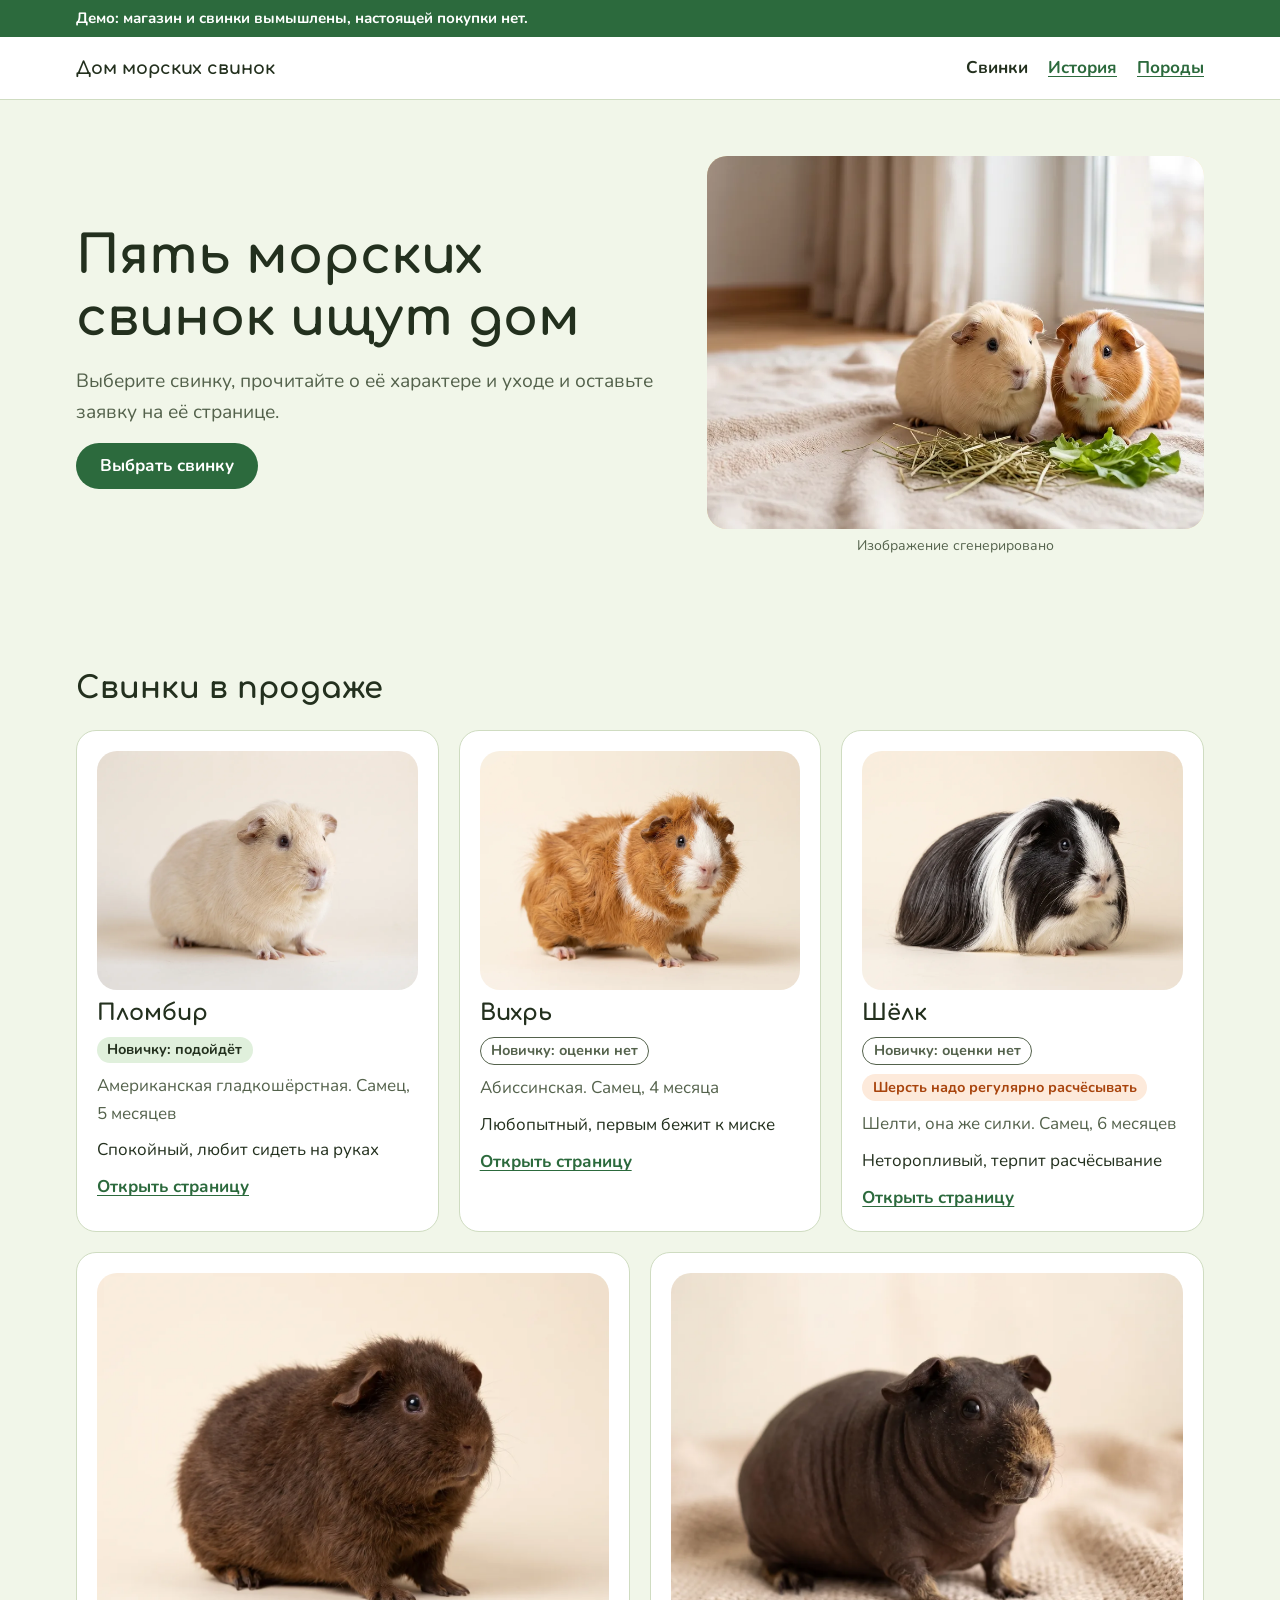
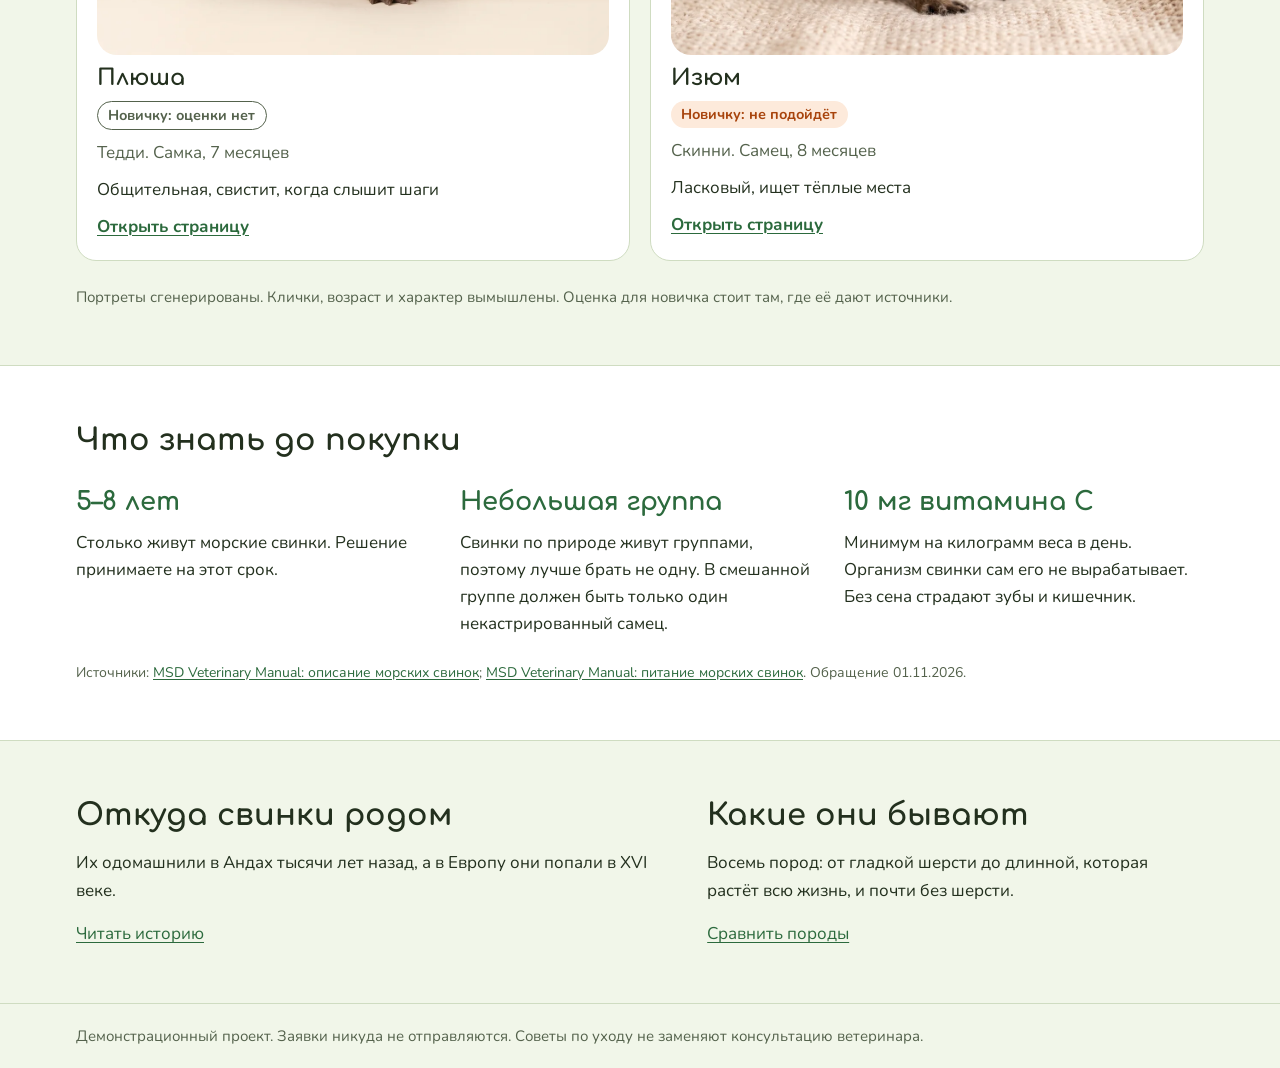
<file: index.html>
<!doctype html>
<html lang="ru">
<head>
<title>Дом морских свинок</title>
<meta charset="utf-8">
<meta name="viewport" content="width=device-width, initial-scale=1, viewport-fit=cover">
<meta name="claude:viewport-fit-sides" content="cover">
<link rel="preconnect" href="https://fonts.googleapis.com">
<link rel="stylesheet" href="https://fonts.googleapis.com/css2?family=Comfortaa:wght@700&family=Nunito:wght@400;700&display=swap">
<link rel="stylesheet" href="styles.css">
</head>
<body>
<div class="demo-band"><div class="wrap">Демо: магазин и свинки вымышлены, настоящей покупки нет.</div></div>
<header class="site-head"><div class="wrap">
<a class="logo" href="index.html">Дом морских свинок</a>
<nav class="site-nav" aria-label="Разделы сайта"><a href="index.html#pigs" aria-current="page">Свинки</a><a href="history.html">История</a><a href="breeds.html">Породы</a></nav>
</div></header>
<main>
<section class="section"><div class="wrap split">
<div class="stack">
<h1>Пять морских свинок ищут дом</h1>
<p class="lead">Выберите свинку, прочитайте о её характере и уходе и оставьте заявку на её странице.</p>
<a class="btn" href="#pigs">Выбрать свинку</a>
</div>
<figure class="portrait"><div class="portrait-frame photo hero-crop"><img src="img/hero.webp" alt="Две морские свинки, кремовая и рыже-белая, на пледе у окна рядом с сеном и салатом" width="1200" height="670"></div><figcaption>Изображение сгенерировано</figcaption></figure>
</div></section>

<section class="section" id="pigs"><div class="wrap">
<h2>Свинки в продаже</h2>
<div class="pig-grid"><a class="pig-card" href="pig-plombir.html">
<figure class="portrait"><div class="portrait-frame photo"><img src="img/pig-plombir.webp" alt="Портрет: кремово-белая американская свинка" width="1200" height="896" loading="lazy"></div></figure>
<h3>Пломбир</h3>
<span class="tag">Новичку: подойдёт</span>
<p class="muted">Американская гладкошёрстная. Самец, 5 месяцев</p>
<p>Спокойный, любит сидеть на руках</p>
<span class="go">Открыть страницу</span>
</a><a class="pig-card" href="pig-vikhr.html">
<figure class="portrait"><div class="portrait-frame photo"><img src="img/pig-vikhr.webp" alt="Портрет: рыже-белая абиссинская свинка" width="1200" height="896" loading="lazy"></div></figure>
<h3>Вихрь</h3>
<span class="tag none">Новичку: оценки нет</span>
<p class="muted">Абиссинская. Самец, 4 месяца</p>
<p>Любопытный, первым бежит к миске</p>
<span class="go">Открыть страницу</span>
</a><a class="pig-card" href="pig-shyolk.html">
<figure class="portrait"><div class="portrait-frame photo"><img src="img/pig-shyolk.webp" alt="Портрет: чёрно-белая свинка шелти" width="1200" height="896" loading="lazy"></div></figure>
<h3>Шёлк</h3>
<span class="tag none">Новичку: оценки нет</span><span class="tag warn">Шерсть надо регулярно расчёсывать</span>
<p class="muted">Шелти, она же силки. Самец, 6 месяцев</p>
<p>Неторопливый, терпит расчёсывание</p>
<span class="go">Открыть страницу</span>
</a><a class="pig-card" href="pig-plyusha.html">
<figure class="portrait"><div class="portrait-frame photo"><img src="img/pig-plyusha.webp" alt="Портрет: шоколадная свинка тедди" width="1200" height="896" loading="lazy"></div></figure>
<h3>Плюша</h3>
<span class="tag none">Новичку: оценки нет</span>
<p class="muted">Тедди. Самка, 7 месяцев</p>
<p>Общительная, свистит, когда слышит шаги</p>
<span class="go">Открыть страницу</span>
</a><a class="pig-card" href="pig-izyum.html">
<figure class="portrait"><div class="portrait-frame photo"><img src="img/pig-izyum.webp" alt="Портрет: тёмно-шоколадная свинка скинни" width="1200" height="896" loading="lazy"></div></figure>
<h3>Изюм</h3>
<span class="tag warn">Новичку: не подойдёт</span>
<p class="muted">Скинни. Самец, 8 месяцев</p>
<p>Ласковый, ищет тёплые места</p>
<span class="go">Открыть страницу</span>
</a></div>
<p class="small muted">Портреты сгенерированы. Клички, возраст и характер вымышлены. Оценка для новичка стоит там, где её дают источники.</p>
</div></section>

<section class="section tinted"><div class="wrap">
<h2>Что знать до покупки</h2>
<div class="know-grid">
<div><span class="know-num">5–8 лет</span><p>Столько живут морские свинки. Решение принимаете на этот срок.</p></div>
<div><span class="know-num">Небольшая группа</span><p>Свинки по природе живут группами, поэтому лучше брать не одну. В смешанной группе должен быть только один некастрированный самец.</p></div>
<div><span class="know-num">10 мг витамина C</span><p>Минимум на килограмм веса в день. Организм свинки сам его не вырабатывает. Без сена страдают зубы и кишечник.</p></div>
</div>
<p class="src">Источники: <a href="https://www.merckvetmanual.com/all-other-pets/guinea-pigs/description-and-physical-characteristics-of-guinea-pigs" target="_blank" rel="noopener">MSD Veterinary Manual: описание морских свинок</a>; <a href="https://www.merckvetmanual.com/all-other-pets/guinea-pigs/nutritional-problems-of-guinea-pigs" target="_blank" rel="noopener">MSD Veterinary Manual: питание морских свинок</a>. Обращение 01.11.2026.</p>
</div></section>

<section class="section"><div class="wrap split">
<div class="stack"><h2>Откуда свинки родом</h2><p>Их одомашнили в Андах тысячи лет назад, а в Европу они попали в XVI веке.</p><p><a href="history.html">Читать историю</a></p></div>
<div class="stack"><h2>Какие они бывают</h2><p>Восемь пород: от гладкой шерсти до длинной, которая растёт всю жизнь, и почти без шерсти.</p><p><a href="breeds.html">Сравнить породы</a></p></div>
</div></section>
</main>
<footer class="site-foot"><div class="wrap">Демонстрационный проект. Заявки никуда не отправляются. Советы по уходу не заменяют консультацию ветеринара.</div></footer>
</body>
</html>
</file>
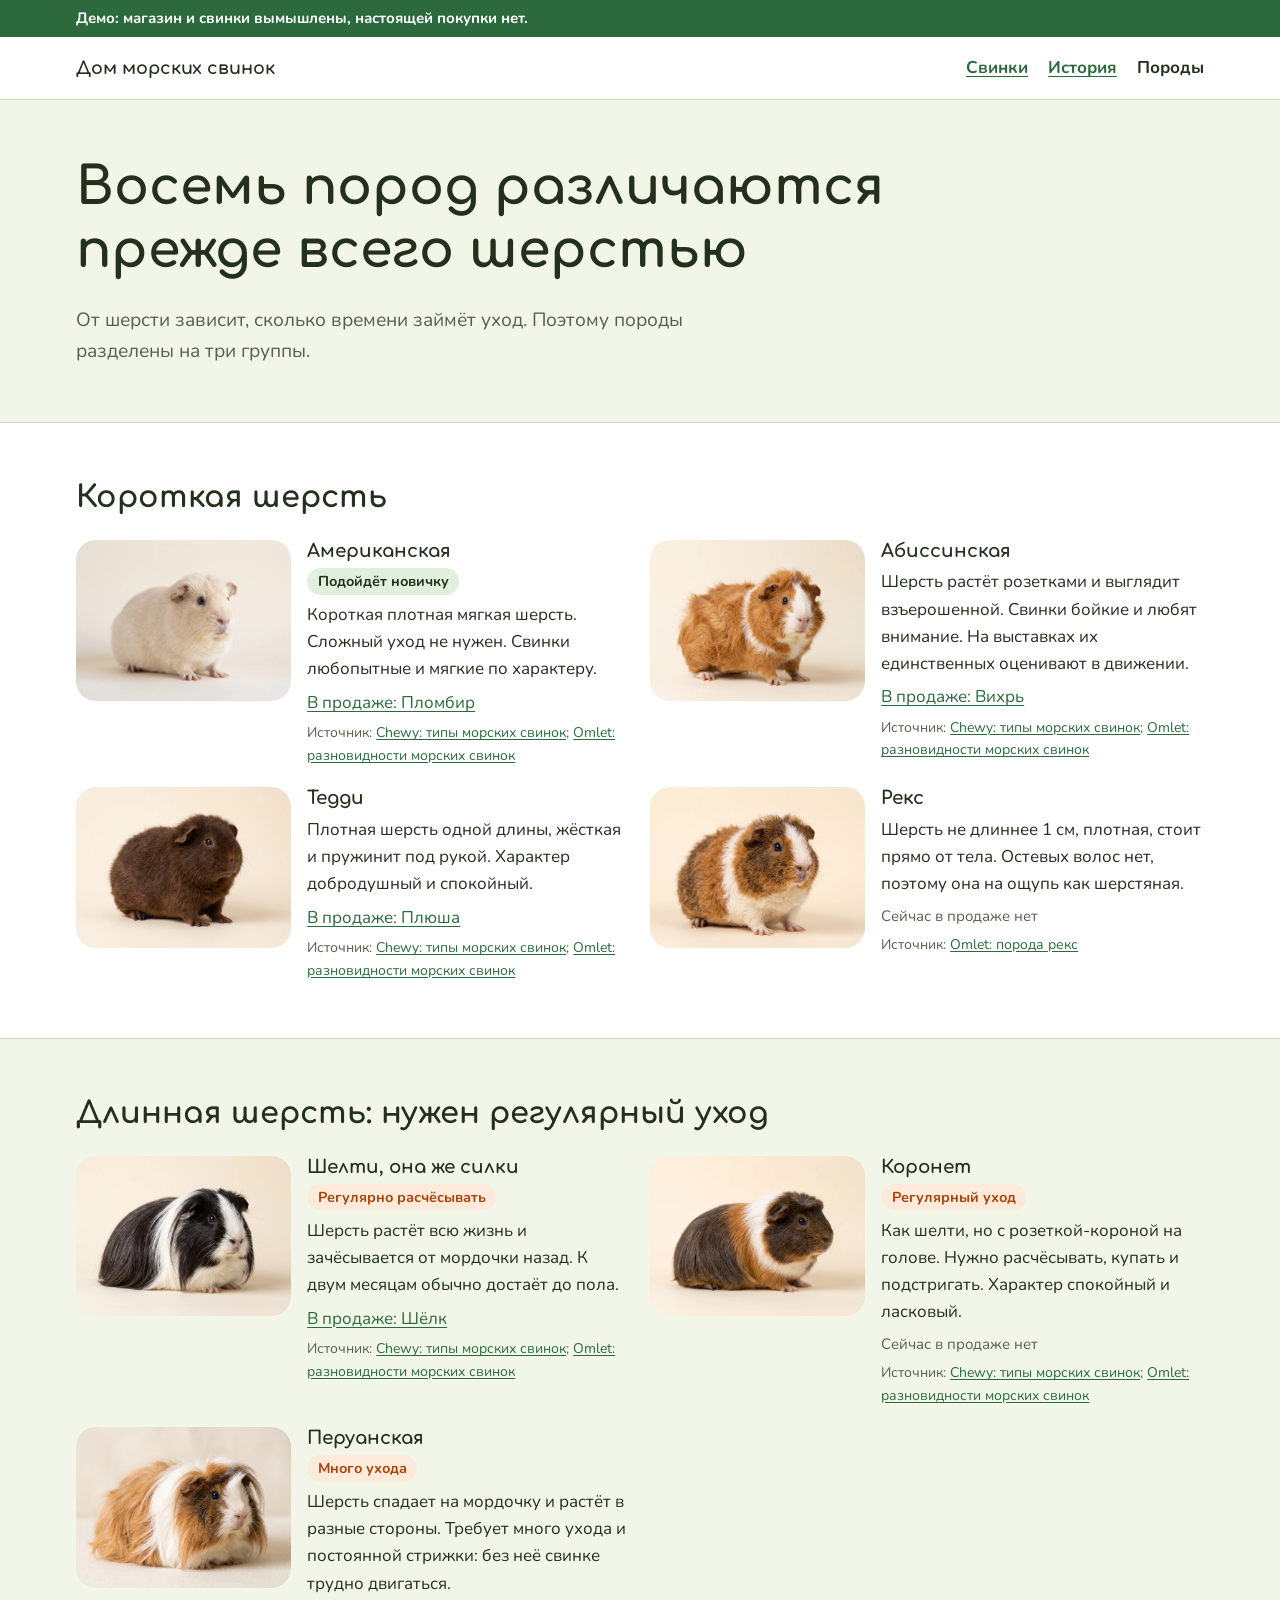
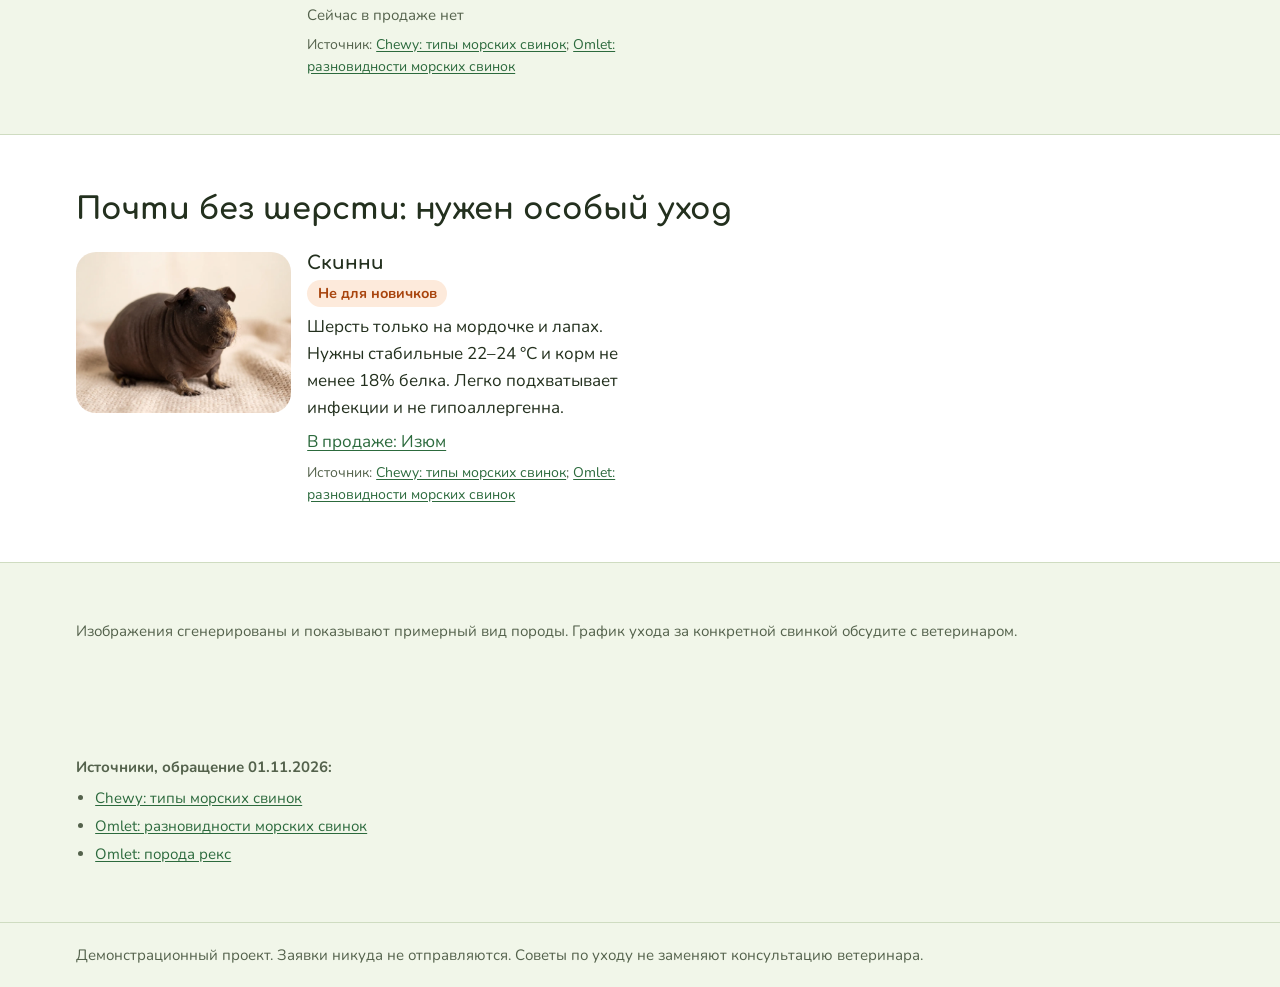
<file: breeds.html>
<!doctype html>
<html lang="ru">
<head>
<title>Породы морских свинок</title>
<meta charset="utf-8">
<meta name="viewport" content="width=device-width, initial-scale=1, viewport-fit=cover">
<meta name="claude:viewport-fit-sides" content="cover">
<link rel="preconnect" href="https://fonts.googleapis.com">
<link rel="stylesheet" href="https://fonts.googleapis.com/css2?family=Comfortaa:wght@700&family=Nunito:wght@400;700&display=swap">
<link rel="stylesheet" href="styles.css">
</head>
<body>
<div class="demo-band"><div class="wrap">Демо: магазин и свинки вымышлены, настоящей покупки нет.</div></div>
<header class="site-head"><div class="wrap">
<a class="logo" href="index.html">Дом морских свинок</a>
<nav class="site-nav" aria-label="Разделы сайта"><a href="index.html#pigs">Свинки</a><a href="history.html">История</a><a href="breeds.html" aria-current="page">Породы</a></nav>
</div></header>
<main>
<section class="section"><div class="wrap">
<h1>Восемь пород различаются прежде всего шерстью</h1>
<p class="lead">От шерсти зависит, сколько времени займёт уход. Поэтому породы разделены на три группы.</p>
</div></section>
<section class="section tinted"><div class="wrap"><h2>Короткая шерсть</h2><div class="breed-grid"><article class="breed" id="breed-plombir">
<div class="portrait-frame photo"><img src="img/pig-plombir.webp" alt="Морская свинка, порода Американская" width="1200" height="896" loading="lazy"></div>
<div class="breed-body"><h3>Американская</h3><span class="tag">Подойдёт новичку</span><p>Короткая плотная мягкая шерсть. Сложный уход не нужен. Свинки любопытные и мягкие по характеру.</p><p><a href="pig-plombir.html">В продаже: Пломбир</a></p><p class="src">Источник: <a href="https://www.chewy.com/education/small-pet/guinea-pig/types-of-guinea-pigs" target="_blank" rel="noopener">Chewy: типы морских свинок</a>; <a href="https://omlet.us/guide/guinea_pigs/choosing_a_guinea_pig/guinea_pig_varieties" target="_blank" rel="noopener">Omlet: разновидности морских свинок</a></p></div>
</article><article class="breed" id="breed-vikhr">
<div class="portrait-frame photo"><img src="img/pig-vikhr.webp" alt="Морская свинка, порода Абиссинская" width="1200" height="896" loading="lazy"></div>
<div class="breed-body"><h3>Абиссинская</h3><p>Шерсть растёт розетками и выглядит взъерошенной. Свинки бойкие и любят внимание. На выставках их единственных оценивают в движении.</p><p><a href="pig-vikhr.html">В продаже: Вихрь</a></p><p class="src">Источник: <a href="https://www.chewy.com/education/small-pet/guinea-pig/types-of-guinea-pigs" target="_blank" rel="noopener">Chewy: типы морских свинок</a>; <a href="https://omlet.us/guide/guinea_pigs/choosing_a_guinea_pig/guinea_pig_varieties" target="_blank" rel="noopener">Omlet: разновидности морских свинок</a></p></div>
</article><article class="breed" id="breed-plyusha">
<div class="portrait-frame photo"><img src="img/pig-plyusha.webp" alt="Морская свинка, порода Тедди" width="1200" height="896" loading="lazy"></div>
<div class="breed-body"><h3>Тедди</h3><p>Плотная шерсть одной длины, жёсткая и пружинит под рукой. Характер добродушный и спокойный.</p><p><a href="pig-plyusha.html">В продаже: Плюша</a></p><p class="src">Источник: <a href="https://www.chewy.com/education/small-pet/guinea-pig/types-of-guinea-pigs" target="_blank" rel="noopener">Chewy: типы морских свинок</a>; <a href="https://omlet.us/guide/guinea_pigs/choosing_a_guinea_pig/guinea_pig_varieties" target="_blank" rel="noopener">Omlet: разновидности морских свинок</a></p></div>
</article><article class="breed">
<div class="portrait-frame photo"><img src="img/breed-rex.webp" alt="Морская свинка, порода Рекс" width="1200" height="896" loading="lazy"></div>
<div class="breed-body"><h3>Рекс</h3><p>Шерсть не длиннее 1 см, плотная, стоит прямо от тела. Остевых волос нет, поэтому она на ощупь как шерстяная.</p><p class="small muted">Сейчас в продаже нет</p><p class="src">Источник: <a href="https://www.omlet.us/breeds/guinea_pigs/rex/" target="_blank" rel="noopener">Omlet: порода рекс</a></p></div>
</article></div></div></section>
<section class="section"><div class="wrap"><h2>Длинная шерсть: нужен регулярный уход</h2><div class="breed-grid"><article class="breed" id="breed-shyolk">
<div class="portrait-frame photo"><img src="img/pig-shyolk.webp" alt="Морская свинка, порода Шелти, она же силки" width="1200" height="896" loading="lazy"></div>
<div class="breed-body"><h3>Шелти, она же силки</h3><span class="tag warn">Регулярно расчёсывать</span><p>Шерсть растёт всю жизнь и зачёсывается от мордочки назад. К двум месяцам обычно достаёт до пола.</p><p><a href="pig-shyolk.html">В продаже: Шёлк</a></p><p class="src">Источник: <a href="https://www.chewy.com/education/small-pet/guinea-pig/types-of-guinea-pigs" target="_blank" rel="noopener">Chewy: типы морских свинок</a>; <a href="https://omlet.us/guide/guinea_pigs/choosing_a_guinea_pig/guinea_pig_varieties" target="_blank" rel="noopener">Omlet: разновидности морских свинок</a></p></div>
</article><article class="breed">
<div class="portrait-frame photo"><img src="img/breed-coronet.webp" alt="Морская свинка, порода Коронет" width="1200" height="896" loading="lazy"></div>
<div class="breed-body"><h3>Коронет</h3><span class="tag warn">Регулярный уход</span><p>Как шелти, но с розеткой-короной на голове. Нужно расчёсывать, купать и подстригать. Характер спокойный и ласковый.</p><p class="small muted">Сейчас в продаже нет</p><p class="src">Источник: <a href="https://www.chewy.com/education/small-pet/guinea-pig/types-of-guinea-pigs" target="_blank" rel="noopener">Chewy: типы морских свинок</a>; <a href="https://omlet.us/guide/guinea_pigs/choosing_a_guinea_pig/guinea_pig_varieties" target="_blank" rel="noopener">Omlet: разновидности морских свинок</a></p></div>
</article><article class="breed">
<div class="portrait-frame photo"><img src="img/breed-peruvian.webp" alt="Морская свинка, порода Перуанская" width="1200" height="896" loading="lazy"></div>
<div class="breed-body"><h3>Перуанская</h3><span class="tag warn">Много ухода</span><p>Шерсть спадает на мордочку и растёт в разные стороны. Требует много ухода и постоянной стрижки: без неё свинке трудно двигаться.</p><p class="small muted">Сейчас в продаже нет</p><p class="src">Источник: <a href="https://www.chewy.com/education/small-pet/guinea-pig/types-of-guinea-pigs" target="_blank" rel="noopener">Chewy: типы морских свинок</a>; <a href="https://omlet.us/guide/guinea_pigs/choosing_a_guinea_pig/guinea_pig_varieties" target="_blank" rel="noopener">Omlet: разновидности морских свинок</a></p></div>
</article></div></div></section>
<section class="section tinted"><div class="wrap"><h2>Почти без шерсти: нужен особый уход</h2><div class="breed-grid"><article class="breed" id="breed-izyum">
<div class="portrait-frame photo"><img src="img/pig-izyum.webp" alt="Морская свинка, порода Скинни" width="1200" height="896" loading="lazy"></div>
<div class="breed-body"><h3>Скинни</h3><span class="tag warn">Не для новичков</span><p>Шерсть только на мордочке и лапах. Нужны стабильные 22–24 °C и корм не менее 18% белка. Легко подхватывает инфекции и не гипоаллергенна.</p><p><a href="pig-izyum.html">В продаже: Изюм</a></p><p class="src">Источник: <a href="https://www.chewy.com/education/small-pet/guinea-pig/types-of-guinea-pigs" target="_blank" rel="noopener">Chewy: типы морских свинок</a>; <a href="https://omlet.us/guide/guinea_pigs/choosing_a_guinea_pig/guinea_pig_varieties" target="_blank" rel="noopener">Omlet: разновидности морских свинок</a></p></div>
</article></div></div></section>
<section class="section"><div class="wrap"><p class="small muted">Изображения сгенерированы и показывают примерный вид породы. График ухода за конкретной свинкой обсудите с ветеринаром.</p></div></section>
<section class="section"><div class="wrap"><div class="sources"><strong>Источники, обращение 01.11.2026:</strong><ul><li><a href="https://www.chewy.com/education/small-pet/guinea-pig/types-of-guinea-pigs" target="_blank" rel="noopener">Chewy: типы морских свинок</a></li><li><a href="https://omlet.us/guide/guinea_pigs/choosing_a_guinea_pig/guinea_pig_varieties" target="_blank" rel="noopener">Omlet: разновидности морских свинок</a></li><li><a href="https://www.omlet.us/breeds/guinea_pigs/rex/" target="_blank" rel="noopener">Omlet: порода рекс</a></li></ul></div></div></section>
</main>
<footer class="site-foot"><div class="wrap">Демонстрационный проект. Заявки никуда не отправляются. Советы по уходу не заменяют консультацию ветеринара.</div></footer>
</body>
</html>
</file>
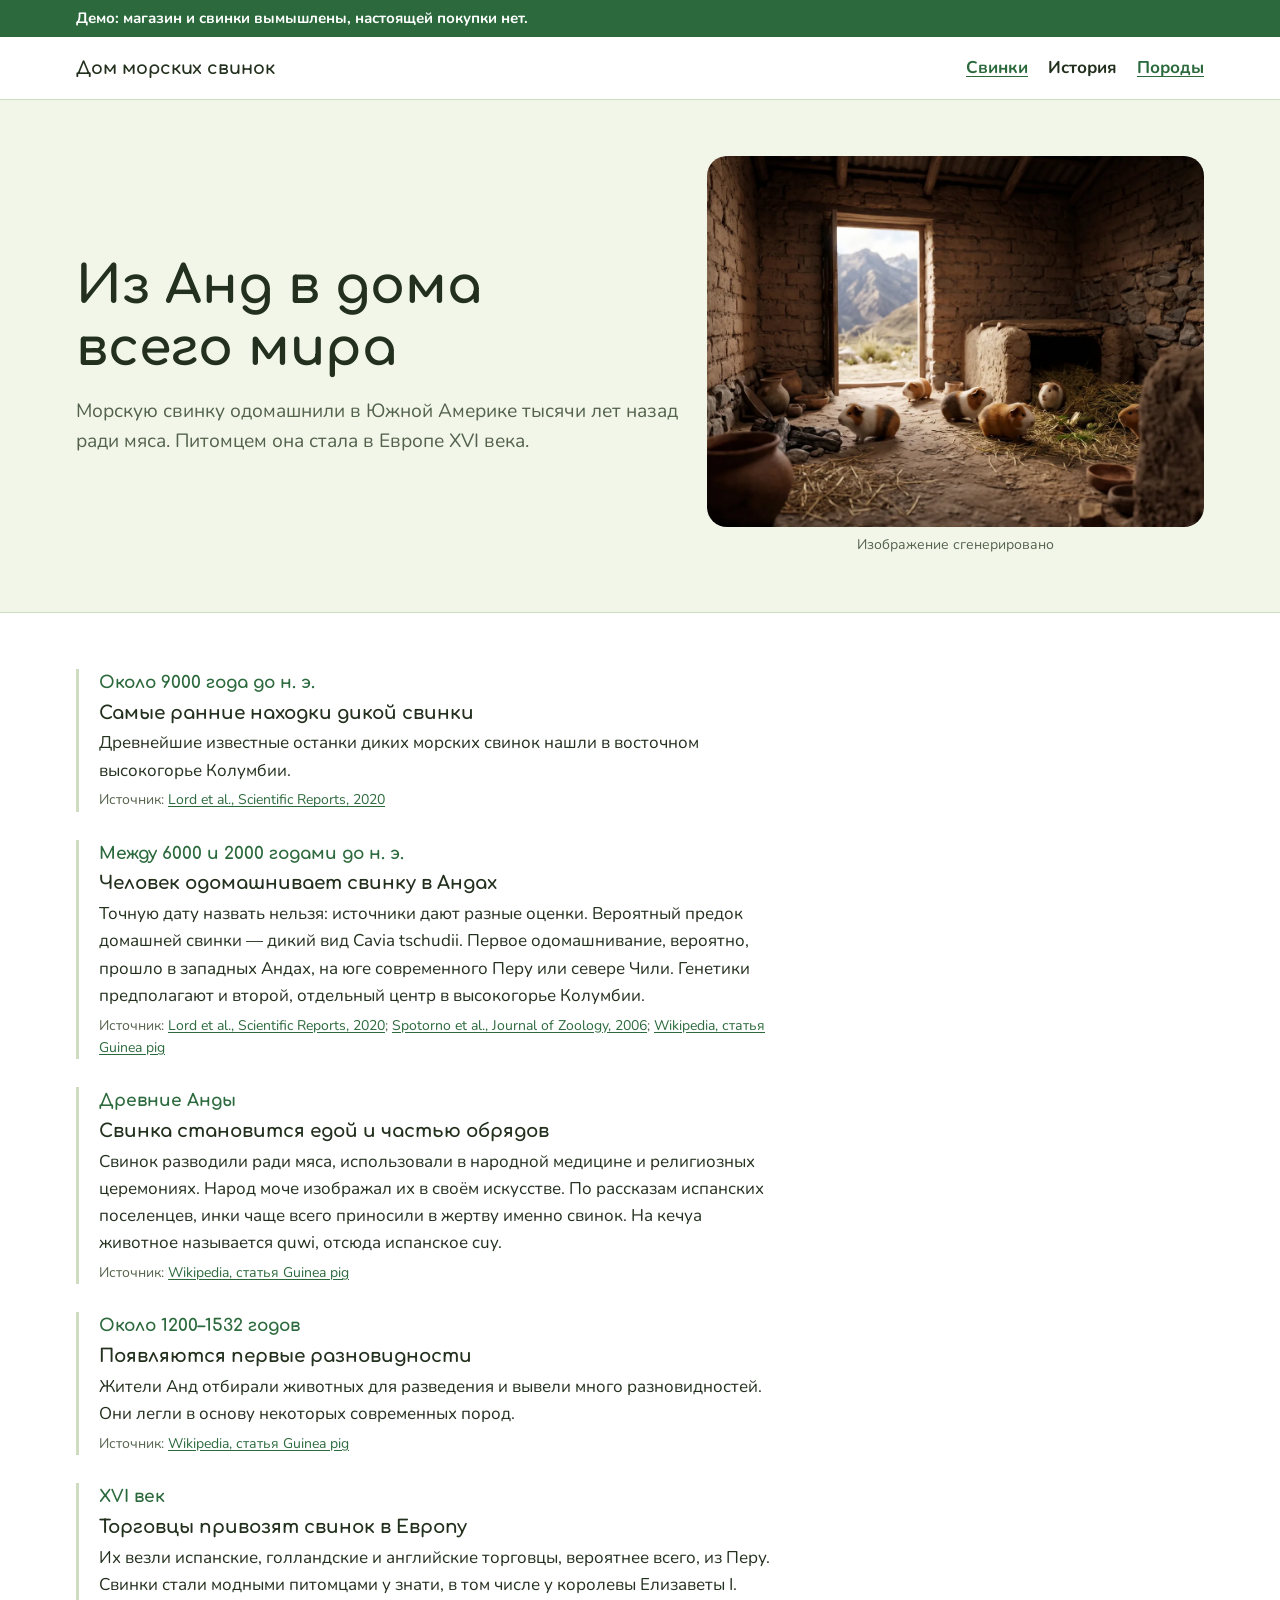
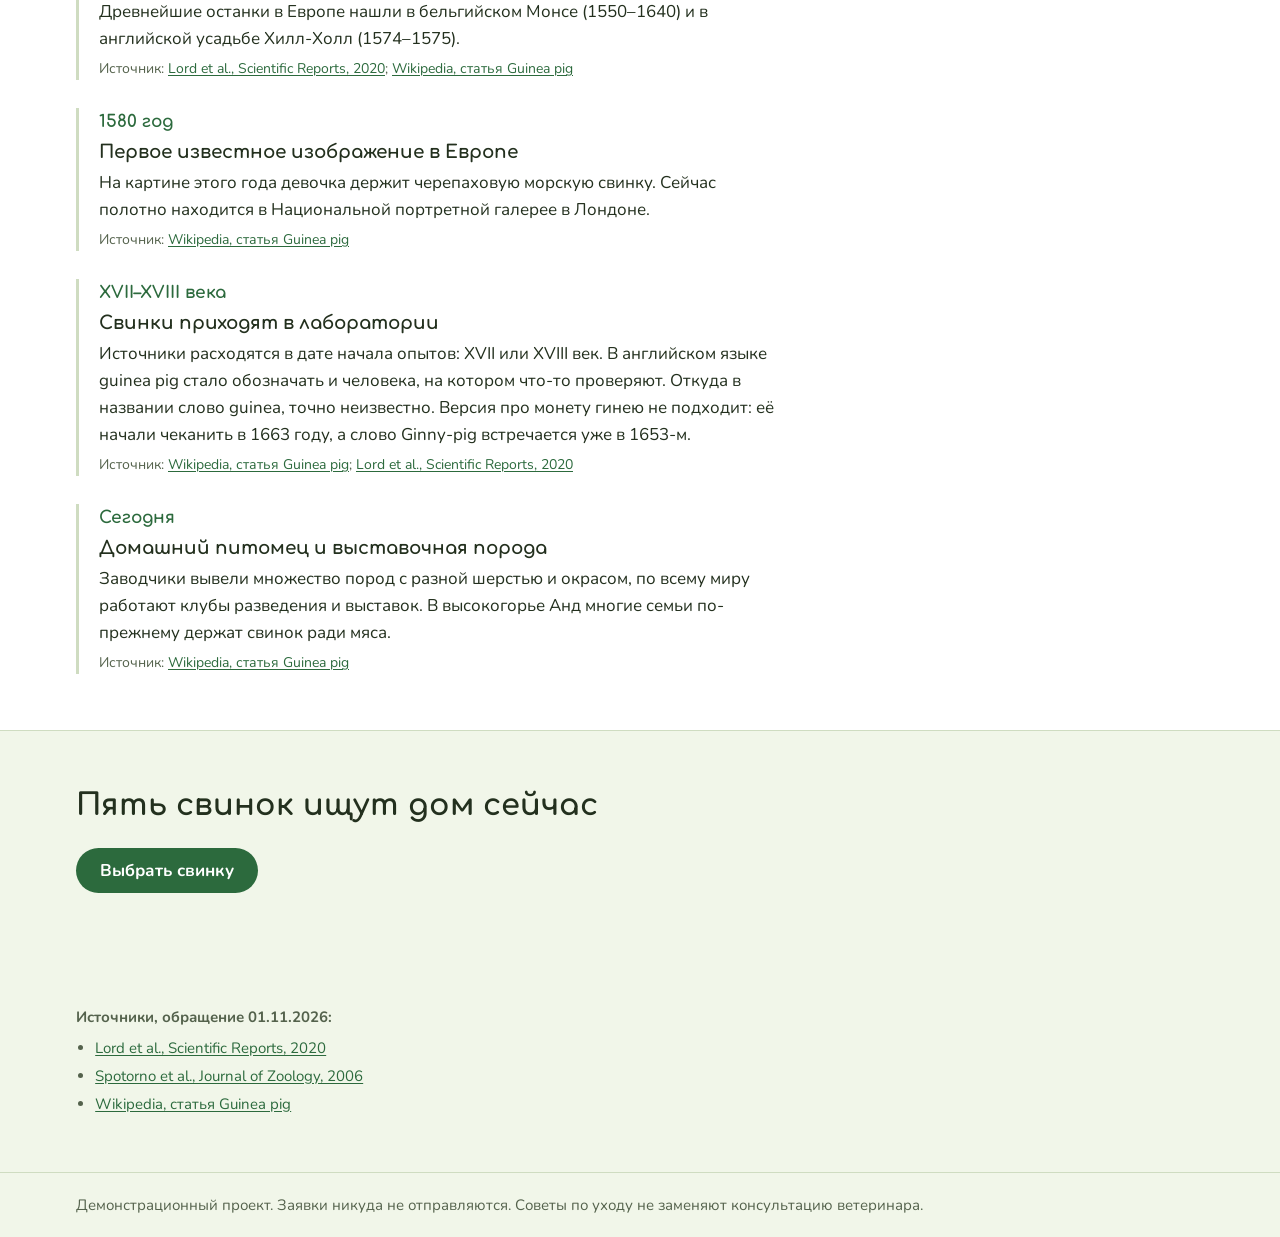
<file: history.html>
<!doctype html>
<html lang="ru">
<head>
<title>История морских свинок</title>
<meta charset="utf-8">
<meta name="viewport" content="width=device-width, initial-scale=1, viewport-fit=cover">
<meta name="claude:viewport-fit-sides" content="cover">
<link rel="preconnect" href="https://fonts.googleapis.com">
<link rel="stylesheet" href="https://fonts.googleapis.com/css2?family=Comfortaa:wght@700&family=Nunito:wght@400;700&display=swap">
<link rel="stylesheet" href="styles.css">
</head>
<body>
<div class="demo-band"><div class="wrap">Демо: магазин и свинки вымышлены, настоящей покупки нет.</div></div>
<header class="site-head"><div class="wrap">
<a class="logo" href="index.html">Дом морских свинок</a>
<nav class="site-nav" aria-label="Разделы сайта"><a href="index.html#pigs">Свинки</a><a href="history.html" aria-current="page">История</a><a href="breeds.html">Породы</a></nav>
</div></header>
<main>
<section class="section"><div class="wrap split">
<div class="stack"><h1>Из Анд в дома всего мира</h1><p class="lead">Морскую свинку одомашнили в Южной Америке тысячи лет назад ради мяса. Питомцем она стала в Европе XVI века.</p></div>
<figure class="portrait"><div class="portrait-frame photo"><img src="img/history-andes.webp" alt="Морские свинки на земляном полу глинобитного дома, за дверным проёмом видны горы Анд" width="1200" height="896"></div><figcaption>Изображение сгенерировано</figcaption></figure>
</div></section>
<section class="section tinted"><div class="wrap"><ol class="timeline"><li><span class="when">Около 9000 года до н. э.</span><h3>Самые ранние находки дикой свинки</h3><p>Древнейшие известные останки диких морских свинок нашли в восточном высокогорье Колумбии.</p><p class="src">Источник: <a href="https://pmc.ncbi.nlm.nih.gov/articles/PMC7264122" target="_blank" rel="noopener">Lord et al., Scientific Reports, 2020</a></p></li><li><span class="when">Между 6000 и 2000 годами до н. э.</span><h3>Человек одомашнивает свинку в Андах</h3><p>Точную дату назвать нельзя: источники дают разные оценки. Вероятный предок домашней свинки — дикий вид Cavia tschudii. Первое одомашнивание, вероятно, прошло в западных Андах, на юге современного Перу или севере Чили. Генетики предполагают и второй, отдельный центр в высокогорье Колумбии.</p><p class="src">Источник: <a href="https://pmc.ncbi.nlm.nih.gov/articles/PMC7264122" target="_blank" rel="noopener">Lord et al., Scientific Reports, 2020</a>; <a href="https://repositorio.uchile.cl/handle/2250/127982" target="_blank" rel="noopener">Spotorno et al., Journal of Zoology, 2006</a>; <a href="https://en.wikipedia.org/wiki/Guinea_pig" target="_blank" rel="noopener">Wikipedia, статья Guinea pig</a></p></li><li><span class="when">Древние Анды</span><h3>Свинка становится едой и частью обрядов</h3><p>Свинок разводили ради мяса, использовали в народной медицине и религиозных церемониях. Народ моче изображал их в своём искусстве. По рассказам испанских поселенцев, инки чаще всего приносили в жертву именно свинок. На кечуа животное называется quwi, отсюда испанское cuy.</p><p class="src">Источник: <a href="https://en.wikipedia.org/wiki/Guinea_pig" target="_blank" rel="noopener">Wikipedia, статья Guinea pig</a></p></li><li><span class="when">Около 1200–1532 годов</span><h3>Появляются первые разновидности</h3><p>Жители Анд отбирали животных для разведения и вывели много разновидностей. Они легли в основу некоторых современных пород.</p><p class="src">Источник: <a href="https://en.wikipedia.org/wiki/Guinea_pig" target="_blank" rel="noopener">Wikipedia, статья Guinea pig</a></p></li><li><span class="when">XVI век</span><h3>Торговцы привозят свинок в Европу</h3><p>Их везли испанские, голландские и английские торговцы, вероятнее всего, из Перу. Свинки стали модными питомцами у знати, в том числе у королевы Елизаветы I. Древнейшие останки в Европе нашли в бельгийском Монсе (1550–1640) и в английской усадьбе Хилл-Холл (1574–1575).</p><p class="src">Источник: <a href="https://pmc.ncbi.nlm.nih.gov/articles/PMC7264122" target="_blank" rel="noopener">Lord et al., Scientific Reports, 2020</a>; <a href="https://en.wikipedia.org/wiki/Guinea_pig" target="_blank" rel="noopener">Wikipedia, статья Guinea pig</a></p></li><li><span class="when">1580 год</span><h3>Первое известное изображение в Европе</h3><p>На картине этого года девочка держит черепаховую морскую свинку. Сейчас полотно находится в Национальной портретной галерее в Лондоне.</p><p class="src">Источник: <a href="https://en.wikipedia.org/wiki/Guinea_pig" target="_blank" rel="noopener">Wikipedia, статья Guinea pig</a></p></li><li><span class="when">XVII–XVIII века</span><h3>Свинки приходят в лаборатории</h3><p>Источники расходятся в дате начала опытов: XVII или XVIII век. В английском языке guinea pig стало обозначать и человека, на котором что-то проверяют. Откуда в названии слово guinea, точно неизвестно. Версия про монету гинею не подходит: её начали чеканить в 1663 году, а слово Ginny-pig встречается уже в 1653-м.</p><p class="src">Источник: <a href="https://en.wikipedia.org/wiki/Guinea_pig" target="_blank" rel="noopener">Wikipedia, статья Guinea pig</a>; <a href="https://pmc.ncbi.nlm.nih.gov/articles/PMC7264122" target="_blank" rel="noopener">Lord et al., Scientific Reports, 2020</a></p></li><li><span class="when">Сегодня</span><h3>Домашний питомец и выставочная порода</h3><p>Заводчики вывели множество пород с разной шерстью и окрасом, по всему миру работают клубы разведения и выставок. В высокогорье Анд многие семьи по-прежнему держат свинок ради мяса.</p><p class="src">Источник: <a href="https://en.wikipedia.org/wiki/Guinea_pig" target="_blank" rel="noopener">Wikipedia, статья Guinea pig</a></p></li></ol></div></section>
<section class="section"><div class="wrap"><h2>Пять свинок ищут дом сейчас</h2><a class="btn" href="index.html#pigs">Выбрать свинку</a></div></section>
<section class="section"><div class="wrap"><div class="sources"><strong>Источники, обращение 01.11.2026:</strong><ul><li><a href="https://pmc.ncbi.nlm.nih.gov/articles/PMC7264122" target="_blank" rel="noopener">Lord et al., Scientific Reports, 2020</a></li><li><a href="https://repositorio.uchile.cl/handle/2250/127982" target="_blank" rel="noopener">Spotorno et al., Journal of Zoology, 2006</a></li><li><a href="https://en.wikipedia.org/wiki/Guinea_pig" target="_blank" rel="noopener">Wikipedia, статья Guinea pig</a></li></ul></div></div></section>
</main>
<footer class="site-foot"><div class="wrap">Демонстрационный проект. Заявки никуда не отправляются. Советы по уходу не заменяют консультацию ветеринара.</div></footer>
</body>
</html>
</file>
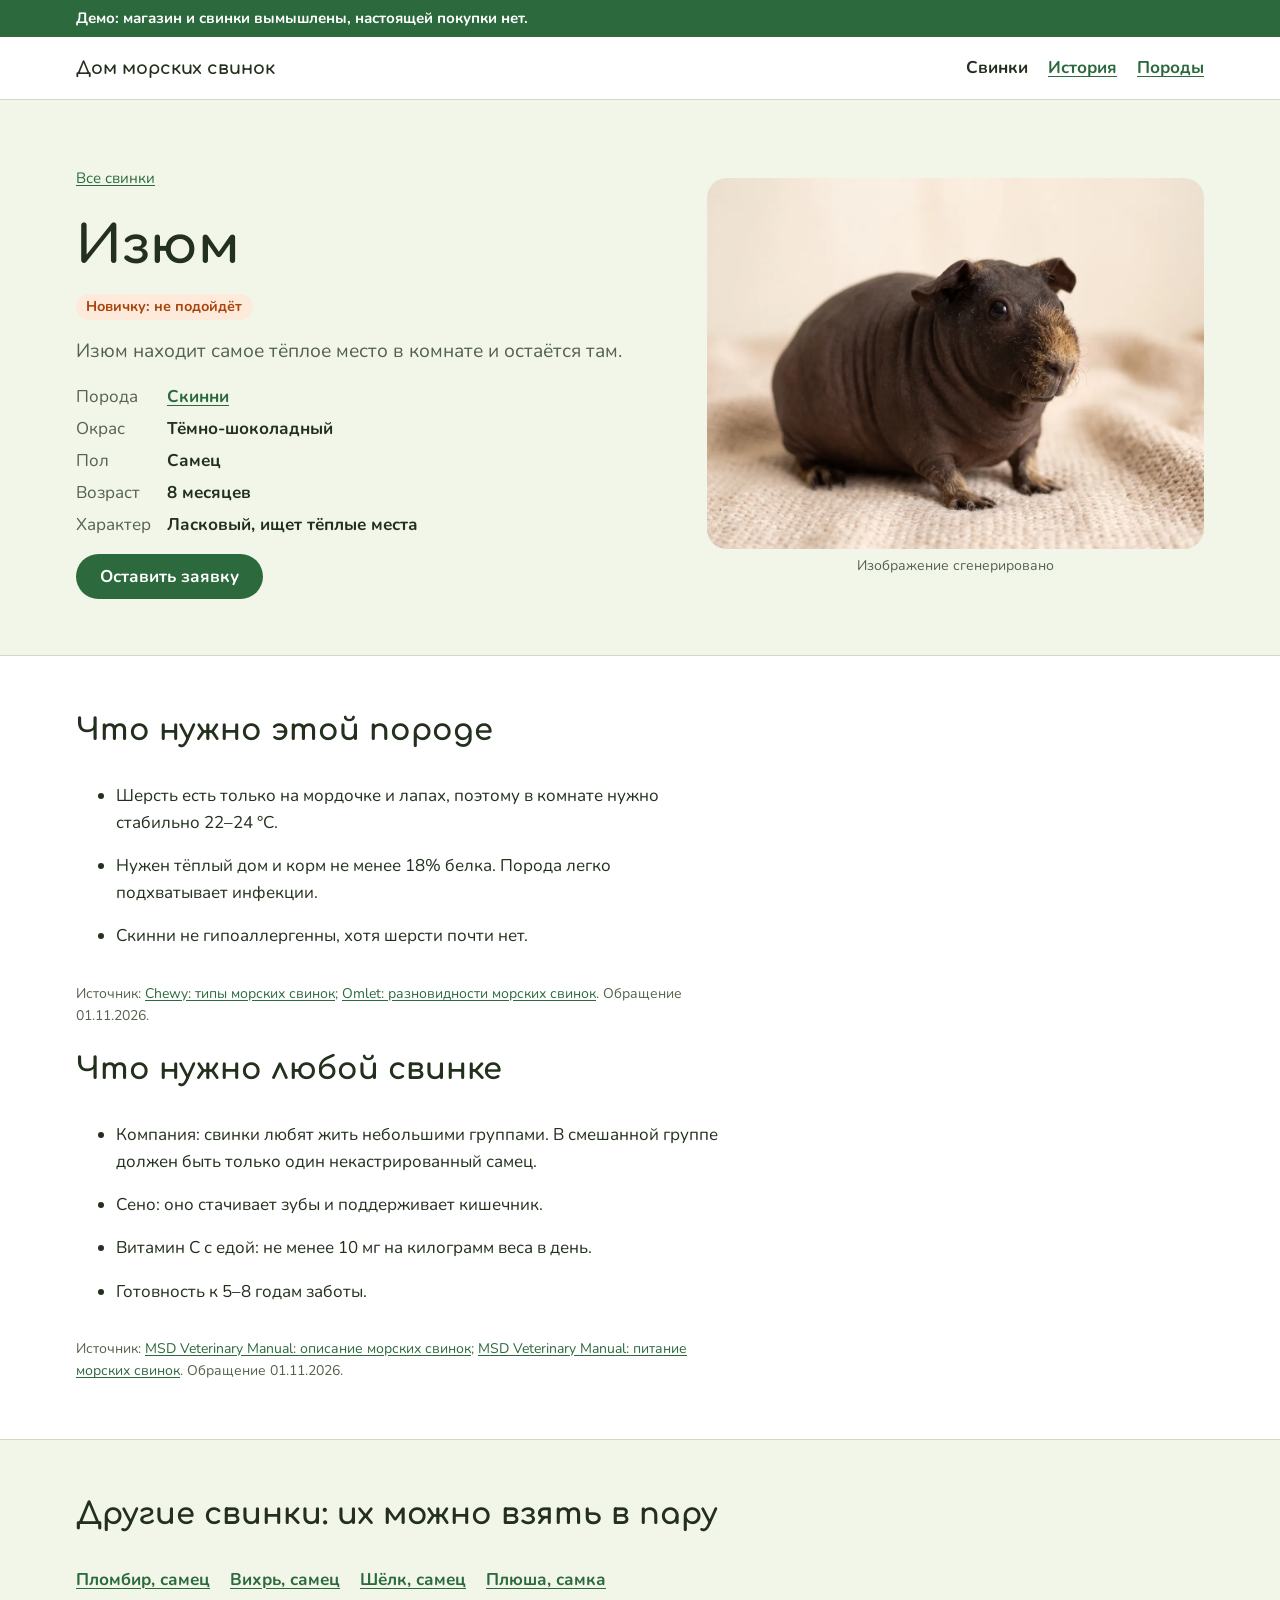
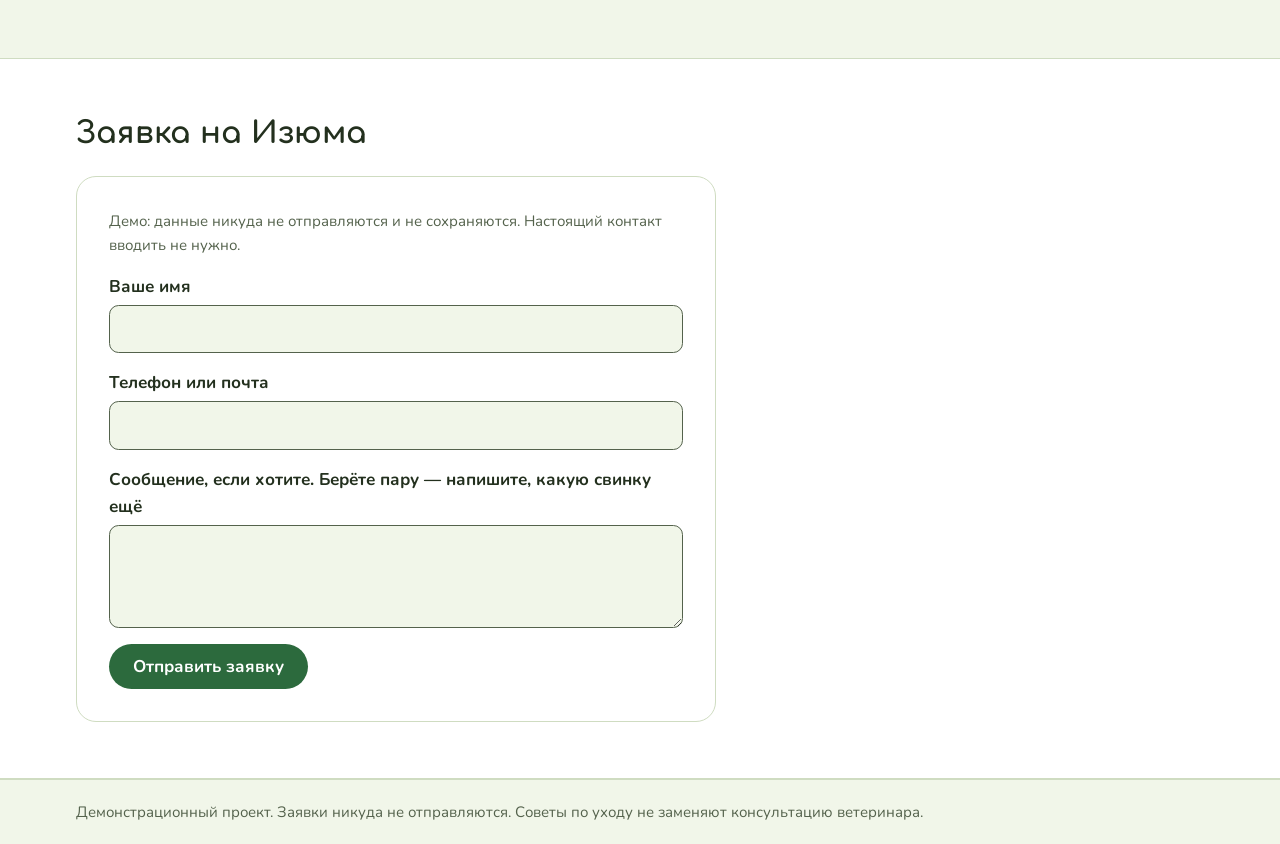
<file: pig-izyum.html>
<!doctype html>
<html lang="ru">
<head>
<title>Изюм, морская свинка</title>
<meta charset="utf-8">
<meta name="viewport" content="width=device-width, initial-scale=1, viewport-fit=cover">
<meta name="claude:viewport-fit-sides" content="cover">
<link rel="preconnect" href="https://fonts.googleapis.com">
<link rel="stylesheet" href="https://fonts.googleapis.com/css2?family=Comfortaa:wght@700&family=Nunito:wght@400;700&display=swap">
<link rel="stylesheet" href="styles.css">
</head>
<body>
<div class="demo-band"><div class="wrap">Демо: магазин и свинки вымышлены, настоящей покупки нет.</div></div>
<header class="site-head"><div class="wrap">
<a class="logo" href="index.html">Дом морских свинок</a>
<nav class="site-nav" aria-label="Разделы сайта"><a href="index.html#pigs" aria-current="page">Свинки</a><a href="history.html">История</a><a href="breeds.html">Породы</a></nav>
</div></header>
<main>
<section class="section"><div class="wrap split">
<div class="stack">
<p class="small back-link"><a href="index.html#pigs">Все свинки</a></p>
<h1>Изюм</h1>
<span class="tag warn">Новичку: не подойдёт</span>
<p class="lead">Изюм находит самое тёплое место в комнате и остаётся там.</p>
<dl class="facts">
<dt>Порода</dt><dd><a href="breeds.html#breed-izyum">Скинни</a></dd>
<dt>Окрас</dt><dd>Тёмно-шоколадный</dd>
<dt>Пол</dt><dd>Самец</dd>
<dt>Возраст</dt><dd>8 месяцев</dd>
<dt>Характер</dt><dd>Ласковый, ищет тёплые места</dd>
</dl>
<a class="btn" href="#request">Оставить заявку</a>
</div>
<figure class="portrait"><div class="portrait-frame photo"><img src="img/pig-izyum.webp" alt="Портрет: тёмно-шоколадная свинка скинни" width="1200" height="896"></div><figcaption>Изображение сгенерировано</figcaption></figure>
</div></section>

<section class="section tinted"><div class="wrap">
<div class="stack prose"><h2>Что нужно этой породе</h2><ul class="stack"><li>Шерсть есть только на мордочке и лапах, поэтому в комнате нужно стабильно 22–24 °C.</li><li>Нужен тёплый дом и корм не менее 18% белка. Порода легко подхватывает инфекции.</li><li>Скинни не гипоаллергенны, хотя шерсти почти нет.</li></ul><p class="src">Источник: <a href="https://www.chewy.com/education/small-pet/guinea-pig/types-of-guinea-pigs" target="_blank" rel="noopener">Chewy: типы морских свинок</a>; <a href="https://omlet.us/guide/guinea_pigs/choosing_a_guinea_pig/guinea_pig_varieties" target="_blank" rel="noopener">Omlet: разновидности морских свинок</a>. Обращение 01.11.2026.</p></div>
<div class="stack prose"><h2>Что нужно любой свинке</h2>
<ul class="stack">
<li>Компания: свинки любят жить небольшими группами. В смешанной группе должен быть только один некастрированный самец.</li>
<li>Сено: оно стачивает зубы и поддерживает кишечник.</li>
<li>Витамин C с едой: не менее 10 мг на килограмм веса в день.</li>
<li>Готовность к 5–8 годам заботы.</li>
</ul>
<p class="src">Источник: <a href="https://www.merckvetmanual.com/all-other-pets/guinea-pigs/description-and-physical-characteristics-of-guinea-pigs" target="_blank" rel="noopener">MSD Veterinary Manual: описание морских свинок</a>; <a href="https://www.merckvetmanual.com/all-other-pets/guinea-pigs/nutritional-problems-of-guinea-pigs" target="_blank" rel="noopener">MSD Veterinary Manual: питание морских свинок</a>. Обращение 01.11.2026.</p></div>
</div></section>

<section class="section"><div class="wrap"><h2>Другие свинки: их можно взять в пару</h2><div class="others"><a href="pig-plombir.html">Пломбир, самец</a><a href="pig-vikhr.html">Вихрь, самец</a><a href="pig-shyolk.html">Шёлк, самец</a><a href="pig-plyusha.html">Плюша, самка</a></div></div></section>

<section class="section tinted" id="request"><div class="wrap">
<h2>Заявка на Изюма</h2>
<form class="request" id="request-form" novalidate>
<p class="small muted">Демо: данные никуда не отправляются и не сохраняются. Настоящий контакт вводить не нужно.</p>
<div class="field"><label for="request-name">Ваше имя</label><input id="request-name" name="name" type="text" autocomplete="name" aria-describedby="request-name-error" required><p class="error" id="request-name-error" hidden></p></div>
<div class="field"><label for="request-contact">Телефон или почта</label><input id="request-contact" name="contact" type="text" autocomplete="off" aria-describedby="request-contact-error" required><p class="error" id="request-contact-error" hidden></p></div>
<div class="field"><label for="request-message">Сообщение, если хотите. Берёте пару — напишите, какую свинку ещё</label><textarea id="request-message" name="message" rows="3"></textarea></div>
<button class="btn" type="submit">Отправить заявку</button>
</form>
<div class="request" id="request-done" tabindex="-1" role="status" hidden>
<h3>Заявка на Изюма принята</h3>
<p>Это демонстрация: данные никуда не отправлены, и никто не перезвонит. Настоящую свинку на этом сайте купить нельзя.</p>
<a href="index.html#pigs">Посмотреть других свинок</a>
</div>
</div></section>
</main>
<footer class="site-foot"><div class="wrap">Демонстрационный проект. Заявки никуда не отправляются. Советы по уходу не заменяют консультацию ветеринара.</div></footer>
<script src="form.js"></script>
</body>
</html>
</file>
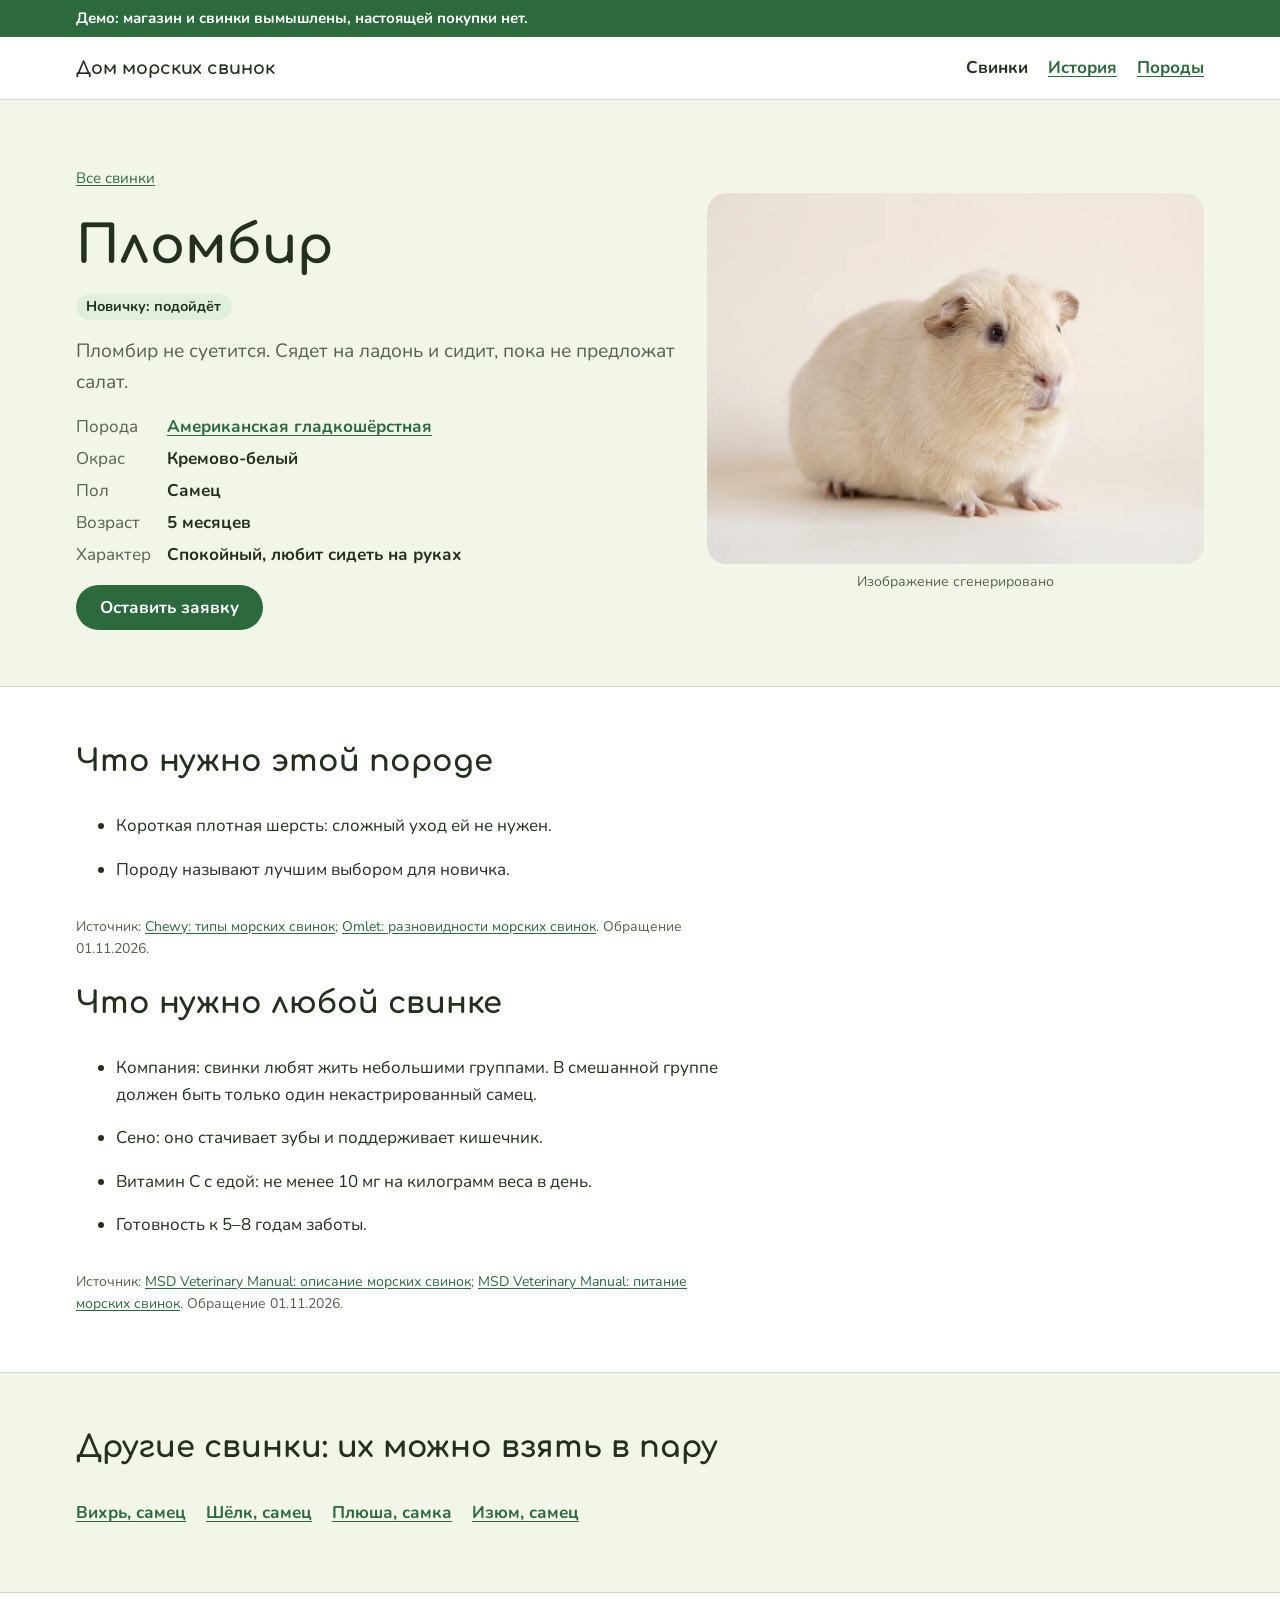
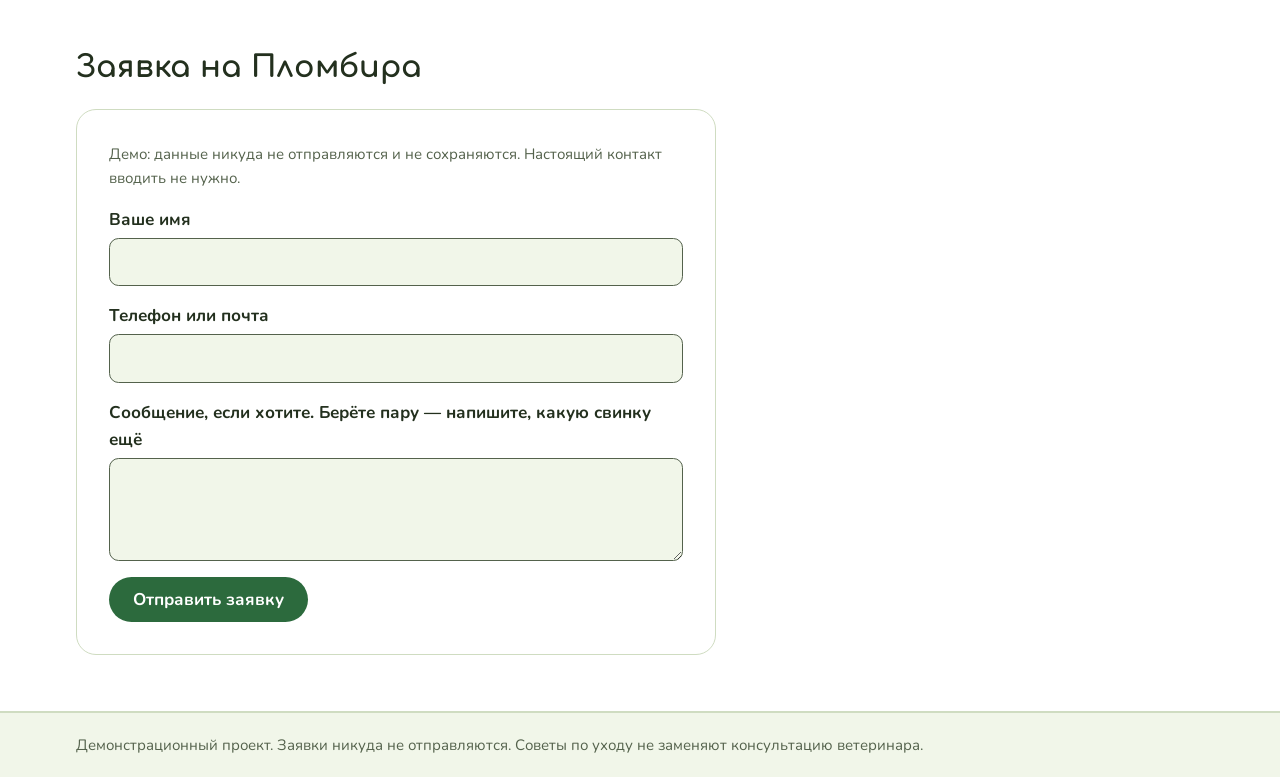
<file: pig-plombir.html>
<!doctype html>
<html lang="ru">
<head>
<title>Пломбир, морская свинка</title>
<meta charset="utf-8">
<meta name="viewport" content="width=device-width, initial-scale=1, viewport-fit=cover">
<meta name="claude:viewport-fit-sides" content="cover">
<link rel="preconnect" href="https://fonts.googleapis.com">
<link rel="stylesheet" href="https://fonts.googleapis.com/css2?family=Comfortaa:wght@700&family=Nunito:wght@400;700&display=swap">
<link rel="stylesheet" href="styles.css">
</head>
<body>
<div class="demo-band"><div class="wrap">Демо: магазин и свинки вымышлены, настоящей покупки нет.</div></div>
<header class="site-head"><div class="wrap">
<a class="logo" href="index.html">Дом морских свинок</a>
<nav class="site-nav" aria-label="Разделы сайта"><a href="index.html#pigs" aria-current="page">Свинки</a><a href="history.html">История</a><a href="breeds.html">Породы</a></nav>
</div></header>
<main>
<section class="section"><div class="wrap split">
<div class="stack">
<p class="small back-link"><a href="index.html#pigs">Все свинки</a></p>
<h1>Пломбир</h1>
<span class="tag">Новичку: подойдёт</span>
<p class="lead">Пломбир не суетится. Сядет на ладонь и сидит, пока не предложат салат.</p>
<dl class="facts">
<dt>Порода</dt><dd><a href="breeds.html#breed-plombir">Американская гладкошёрстная</a></dd>
<dt>Окрас</dt><dd>Кремово-белый</dd>
<dt>Пол</dt><dd>Самец</dd>
<dt>Возраст</dt><dd>5 месяцев</dd>
<dt>Характер</dt><dd>Спокойный, любит сидеть на руках</dd>
</dl>
<a class="btn" href="#request">Оставить заявку</a>
</div>
<figure class="portrait"><div class="portrait-frame photo"><img src="img/pig-plombir.webp" alt="Портрет: кремово-белая американская свинка" width="1200" height="896"></div><figcaption>Изображение сгенерировано</figcaption></figure>
</div></section>

<section class="section tinted"><div class="wrap">
<div class="stack prose"><h2>Что нужно этой породе</h2><ul class="stack"><li>Короткая плотная шерсть: сложный уход ей не нужен.</li><li>Породу называют лучшим выбором для новичка.</li></ul><p class="src">Источник: <a href="https://www.chewy.com/education/small-pet/guinea-pig/types-of-guinea-pigs" target="_blank" rel="noopener">Chewy: типы морских свинок</a>; <a href="https://omlet.us/guide/guinea_pigs/choosing_a_guinea_pig/guinea_pig_varieties" target="_blank" rel="noopener">Omlet: разновидности морских свинок</a>. Обращение 01.11.2026.</p></div>
<div class="stack prose"><h2>Что нужно любой свинке</h2>
<ul class="stack">
<li>Компания: свинки любят жить небольшими группами. В смешанной группе должен быть только один некастрированный самец.</li>
<li>Сено: оно стачивает зубы и поддерживает кишечник.</li>
<li>Витамин C с едой: не менее 10 мг на килограмм веса в день.</li>
<li>Готовность к 5–8 годам заботы.</li>
</ul>
<p class="src">Источник: <a href="https://www.merckvetmanual.com/all-other-pets/guinea-pigs/description-and-physical-characteristics-of-guinea-pigs" target="_blank" rel="noopener">MSD Veterinary Manual: описание морских свинок</a>; <a href="https://www.merckvetmanual.com/all-other-pets/guinea-pigs/nutritional-problems-of-guinea-pigs" target="_blank" rel="noopener">MSD Veterinary Manual: питание морских свинок</a>. Обращение 01.11.2026.</p></div>
</div></section>

<section class="section"><div class="wrap"><h2>Другие свинки: их можно взять в пару</h2><div class="others"><a href="pig-vikhr.html">Вихрь, самец</a><a href="pig-shyolk.html">Шёлк, самец</a><a href="pig-plyusha.html">Плюша, самка</a><a href="pig-izyum.html">Изюм, самец</a></div></div></section>

<section class="section tinted" id="request"><div class="wrap">
<h2>Заявка на Пломбира</h2>
<form class="request" id="request-form" novalidate>
<p class="small muted">Демо: данные никуда не отправляются и не сохраняются. Настоящий контакт вводить не нужно.</p>
<div class="field"><label for="request-name">Ваше имя</label><input id="request-name" name="name" type="text" autocomplete="name" aria-describedby="request-name-error" required><p class="error" id="request-name-error" hidden></p></div>
<div class="field"><label for="request-contact">Телефон или почта</label><input id="request-contact" name="contact" type="text" autocomplete="off" aria-describedby="request-contact-error" required><p class="error" id="request-contact-error" hidden></p></div>
<div class="field"><label for="request-message">Сообщение, если хотите. Берёте пару — напишите, какую свинку ещё</label><textarea id="request-message" name="message" rows="3"></textarea></div>
<button class="btn" type="submit">Отправить заявку</button>
</form>
<div class="request" id="request-done" tabindex="-1" role="status" hidden>
<h3>Заявка на Пломбира принята</h3>
<p>Это демонстрация: данные никуда не отправлены, и никто не перезвонит. Настоящую свинку на этом сайте купить нельзя.</p>
<a href="index.html#pigs">Посмотреть других свинок</a>
</div>
</div></section>
</main>
<footer class="site-foot"><div class="wrap">Демонстрационный проект. Заявки никуда не отправляются. Советы по уходу не заменяют консультацию ветеринара.</div></footer>
<script src="form.js"></script>
</body>
</html>
</file>
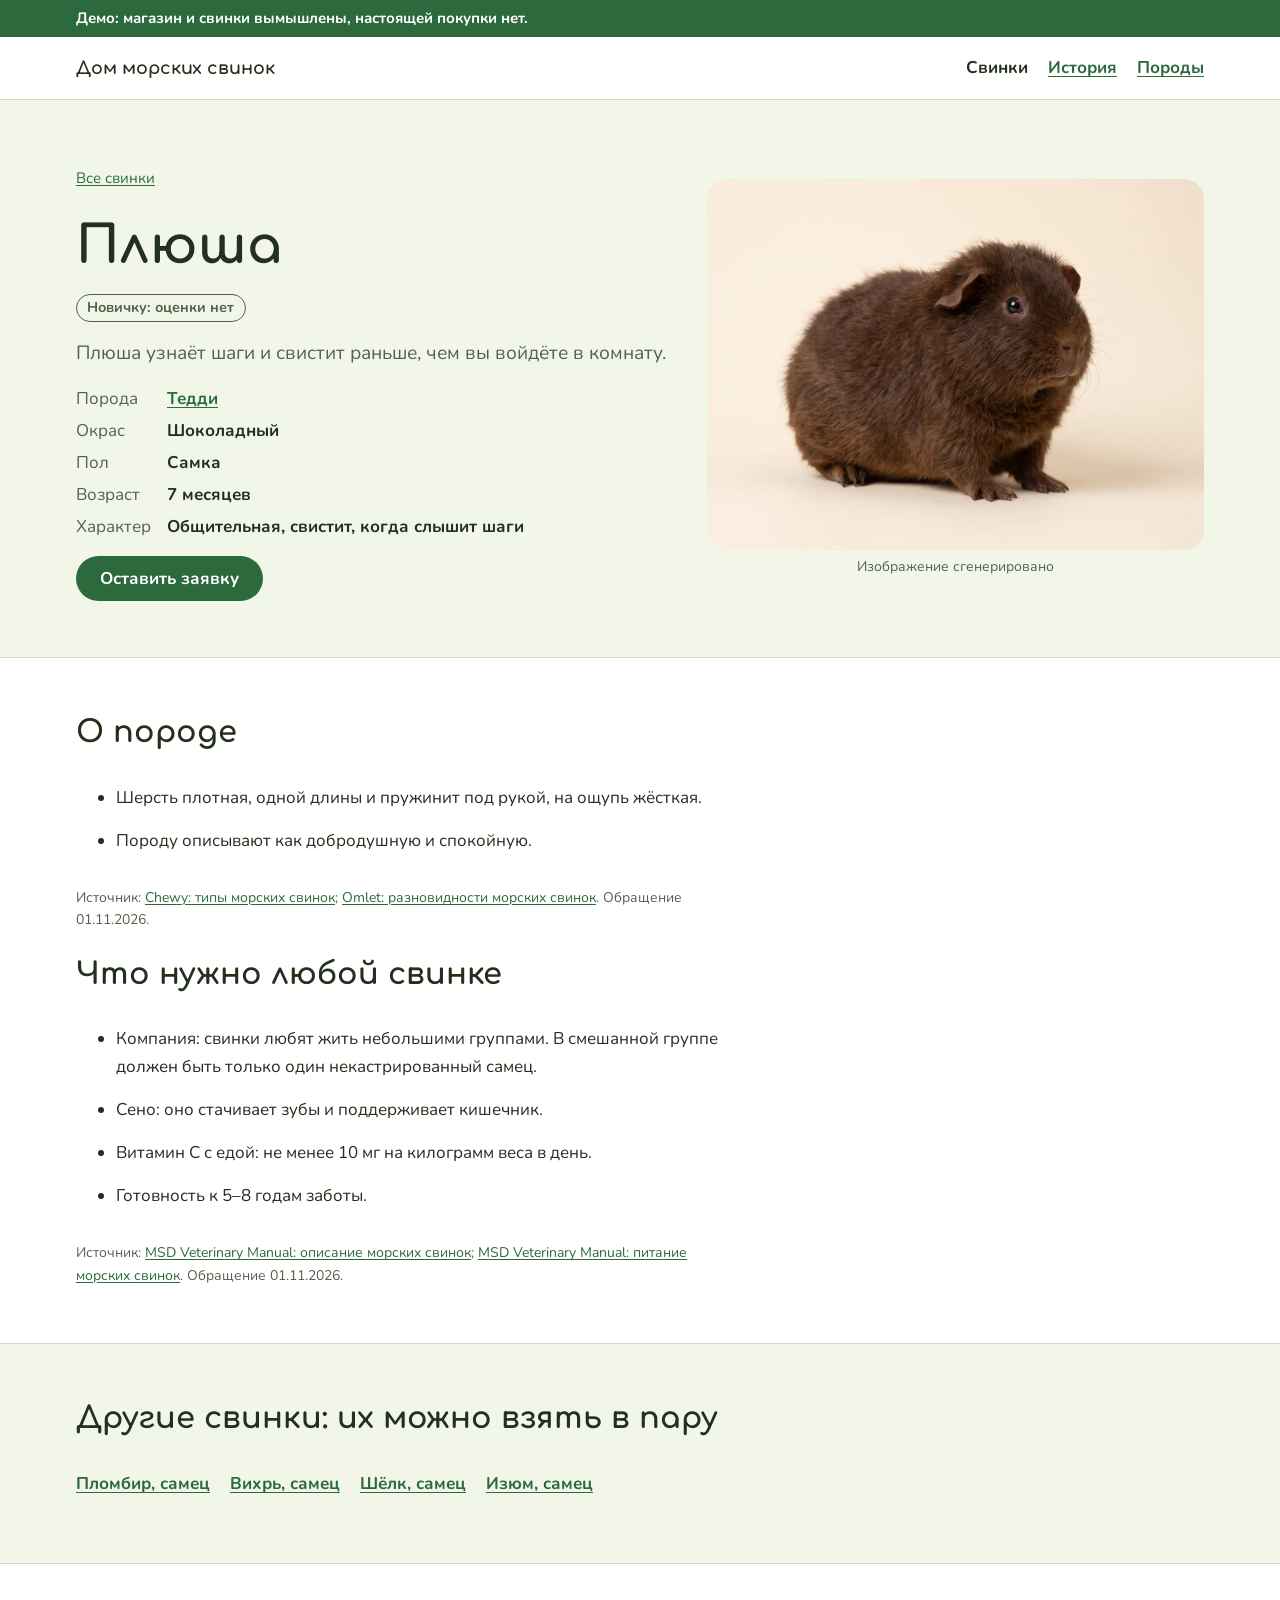
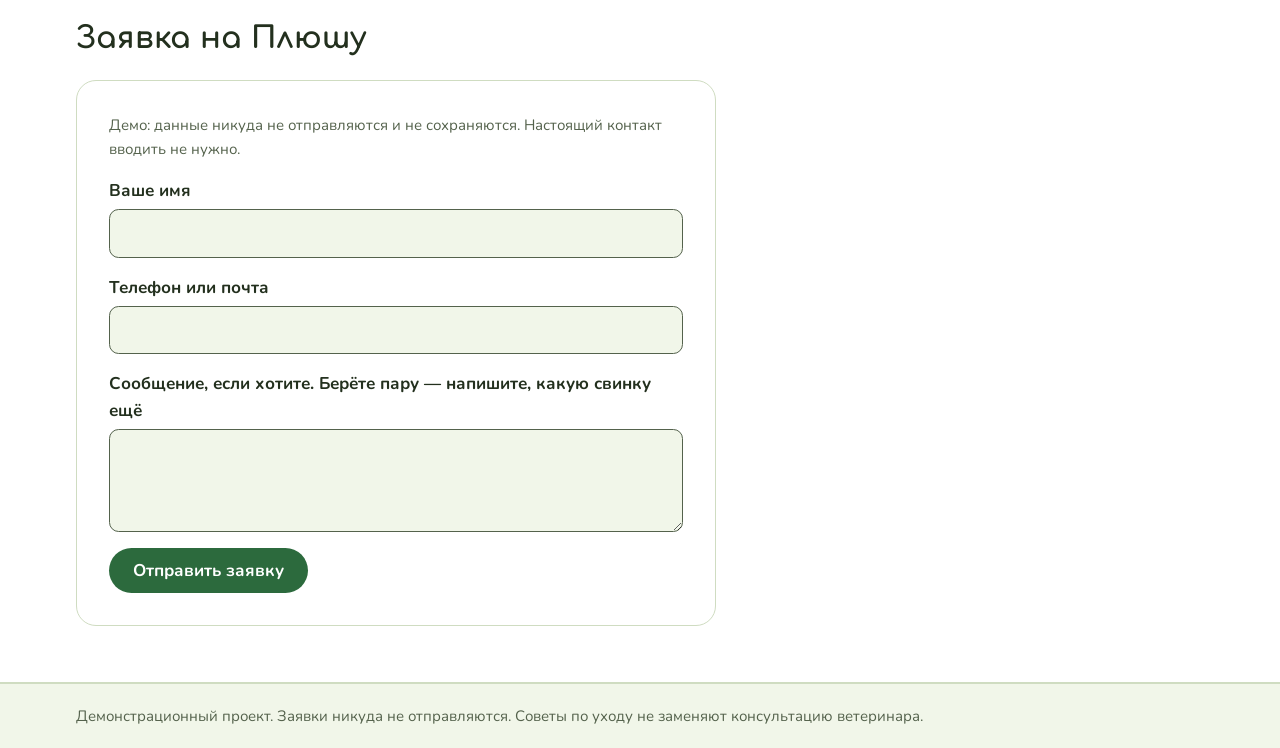
<file: pig-plyusha.html>
<!doctype html>
<html lang="ru">
<head>
<title>Плюша, морская свинка</title>
<meta charset="utf-8">
<meta name="viewport" content="width=device-width, initial-scale=1, viewport-fit=cover">
<meta name="claude:viewport-fit-sides" content="cover">
<link rel="preconnect" href="https://fonts.googleapis.com">
<link rel="stylesheet" href="https://fonts.googleapis.com/css2?family=Comfortaa:wght@700&family=Nunito:wght@400;700&display=swap">
<link rel="stylesheet" href="styles.css">
</head>
<body>
<div class="demo-band"><div class="wrap">Демо: магазин и свинки вымышлены, настоящей покупки нет.</div></div>
<header class="site-head"><div class="wrap">
<a class="logo" href="index.html">Дом морских свинок</a>
<nav class="site-nav" aria-label="Разделы сайта"><a href="index.html#pigs" aria-current="page">Свинки</a><a href="history.html">История</a><a href="breeds.html">Породы</a></nav>
</div></header>
<main>
<section class="section"><div class="wrap split">
<div class="stack">
<p class="small back-link"><a href="index.html#pigs">Все свинки</a></p>
<h1>Плюша</h1>
<span class="tag none">Новичку: оценки нет</span>
<p class="lead">Плюша узнаёт шаги и свистит раньше, чем вы войдёте в комнату.</p>
<dl class="facts">
<dt>Порода</dt><dd><a href="breeds.html#breed-plyusha">Тедди</a></dd>
<dt>Окрас</dt><dd>Шоколадный</dd>
<dt>Пол</dt><dd>Самка</dd>
<dt>Возраст</dt><dd>7 месяцев</dd>
<dt>Характер</dt><dd>Общительная, свистит, когда слышит шаги</dd>
</dl>
<a class="btn" href="#request">Оставить заявку</a>
</div>
<figure class="portrait"><div class="portrait-frame photo"><img src="img/pig-plyusha.webp" alt="Портрет: шоколадная свинка тедди" width="1200" height="896"></div><figcaption>Изображение сгенерировано</figcaption></figure>
</div></section>

<section class="section tinted"><div class="wrap">
<div class="stack prose"><h2>О породе</h2><ul class="stack"><li>Шерсть плотная, одной длины и пружинит под рукой, на ощупь жёсткая.</li><li>Породу описывают как добродушную и спокойную.</li></ul><p class="src">Источник: <a href="https://www.chewy.com/education/small-pet/guinea-pig/types-of-guinea-pigs" target="_blank" rel="noopener">Chewy: типы морских свинок</a>; <a href="https://omlet.us/guide/guinea_pigs/choosing_a_guinea_pig/guinea_pig_varieties" target="_blank" rel="noopener">Omlet: разновидности морских свинок</a>. Обращение 01.11.2026.</p></div>
<div class="stack prose"><h2>Что нужно любой свинке</h2>
<ul class="stack">
<li>Компания: свинки любят жить небольшими группами. В смешанной группе должен быть только один некастрированный самец.</li>
<li>Сено: оно стачивает зубы и поддерживает кишечник.</li>
<li>Витамин C с едой: не менее 10 мг на килограмм веса в день.</li>
<li>Готовность к 5–8 годам заботы.</li>
</ul>
<p class="src">Источник: <a href="https://www.merckvetmanual.com/all-other-pets/guinea-pigs/description-and-physical-characteristics-of-guinea-pigs" target="_blank" rel="noopener">MSD Veterinary Manual: описание морских свинок</a>; <a href="https://www.merckvetmanual.com/all-other-pets/guinea-pigs/nutritional-problems-of-guinea-pigs" target="_blank" rel="noopener">MSD Veterinary Manual: питание морских свинок</a>. Обращение 01.11.2026.</p></div>
</div></section>

<section class="section"><div class="wrap"><h2>Другие свинки: их можно взять в пару</h2><div class="others"><a href="pig-plombir.html">Пломбир, самец</a><a href="pig-vikhr.html">Вихрь, самец</a><a href="pig-shyolk.html">Шёлк, самец</a><a href="pig-izyum.html">Изюм, самец</a></div></div></section>

<section class="section tinted" id="request"><div class="wrap">
<h2>Заявка на Плюшу</h2>
<form class="request" id="request-form" novalidate>
<p class="small muted">Демо: данные никуда не отправляются и не сохраняются. Настоящий контакт вводить не нужно.</p>
<div class="field"><label for="request-name">Ваше имя</label><input id="request-name" name="name" type="text" autocomplete="name" aria-describedby="request-name-error" required><p class="error" id="request-name-error" hidden></p></div>
<div class="field"><label for="request-contact">Телефон или почта</label><input id="request-contact" name="contact" type="text" autocomplete="off" aria-describedby="request-contact-error" required><p class="error" id="request-contact-error" hidden></p></div>
<div class="field"><label for="request-message">Сообщение, если хотите. Берёте пару — напишите, какую свинку ещё</label><textarea id="request-message" name="message" rows="3"></textarea></div>
<button class="btn" type="submit">Отправить заявку</button>
</form>
<div class="request" id="request-done" tabindex="-1" role="status" hidden>
<h3>Заявка на Плюшу принята</h3>
<p>Это демонстрация: данные никуда не отправлены, и никто не перезвонит. Настоящую свинку на этом сайте купить нельзя.</p>
<a href="index.html#pigs">Посмотреть других свинок</a>
</div>
</div></section>
</main>
<footer class="site-foot"><div class="wrap">Демонстрационный проект. Заявки никуда не отправляются. Советы по уходу не заменяют консультацию ветеринара.</div></footer>
<script src="form.js"></script>
</body>
</html>
</file>
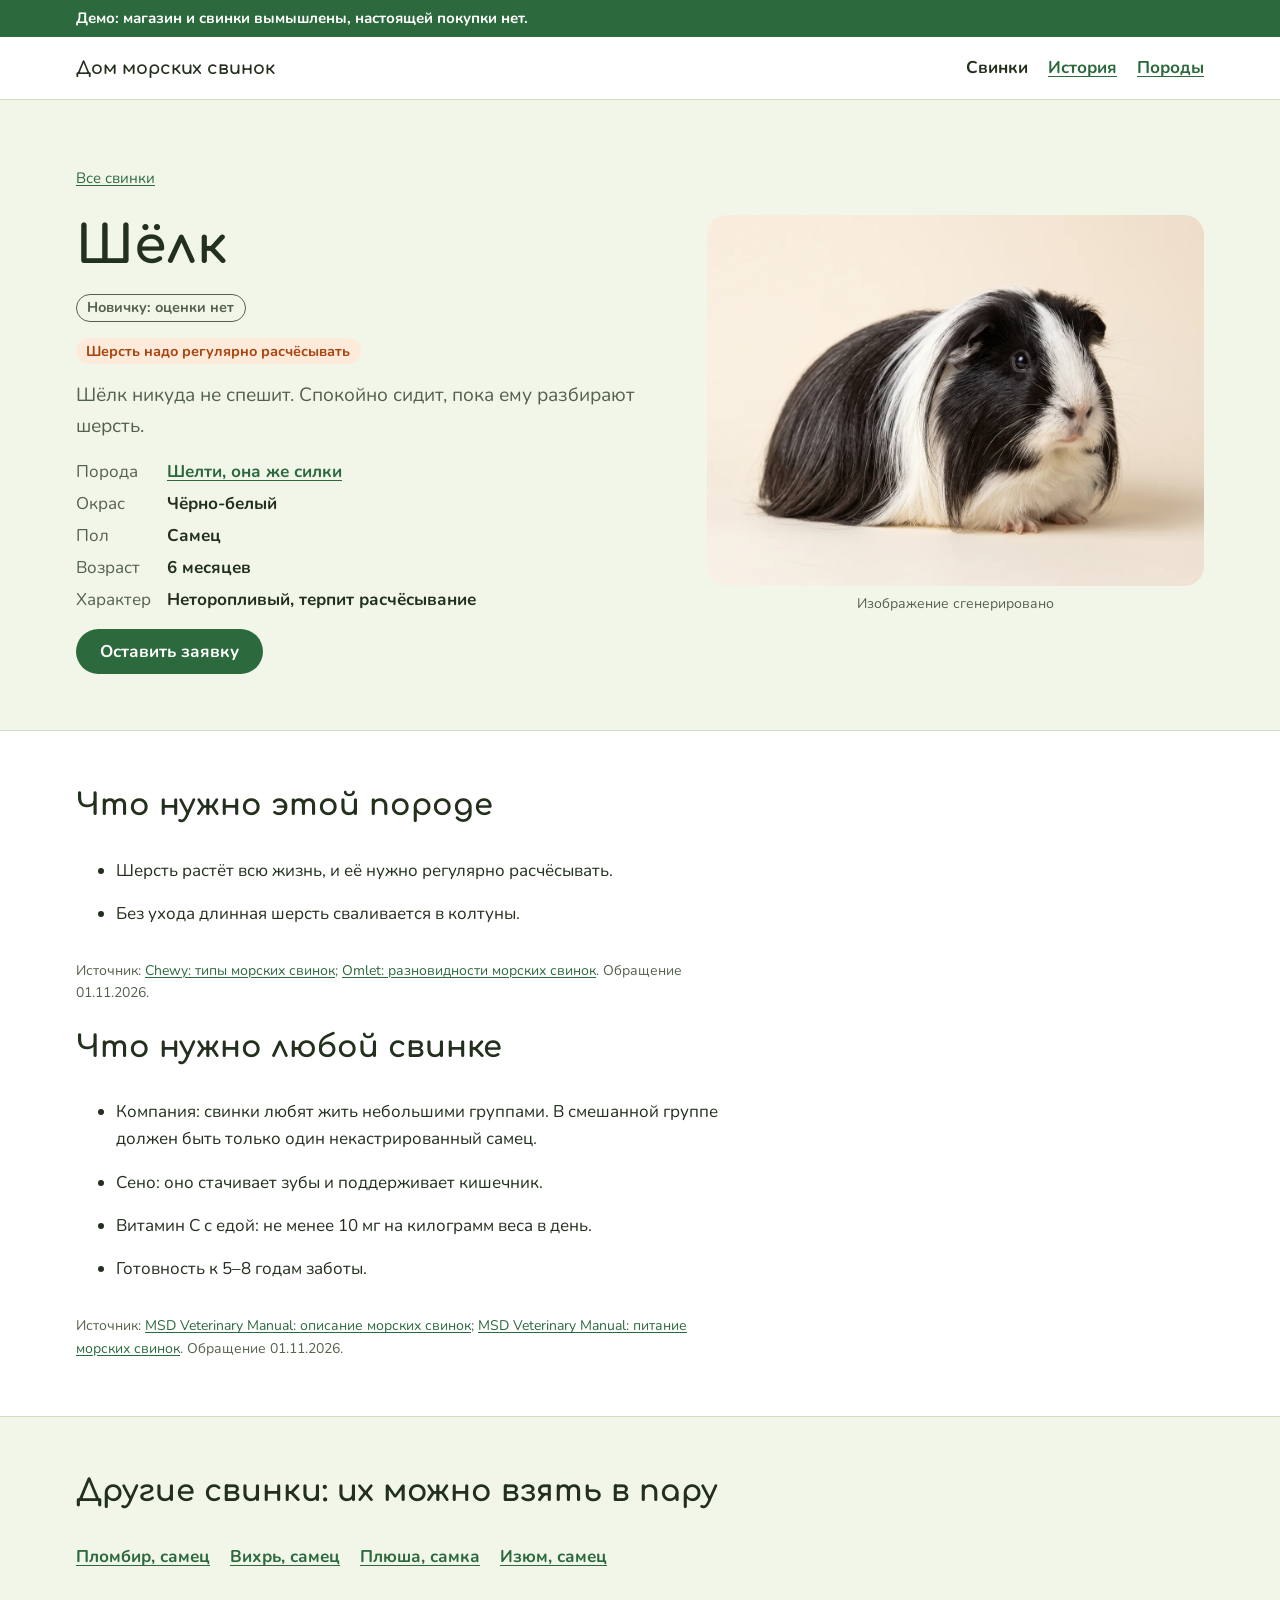
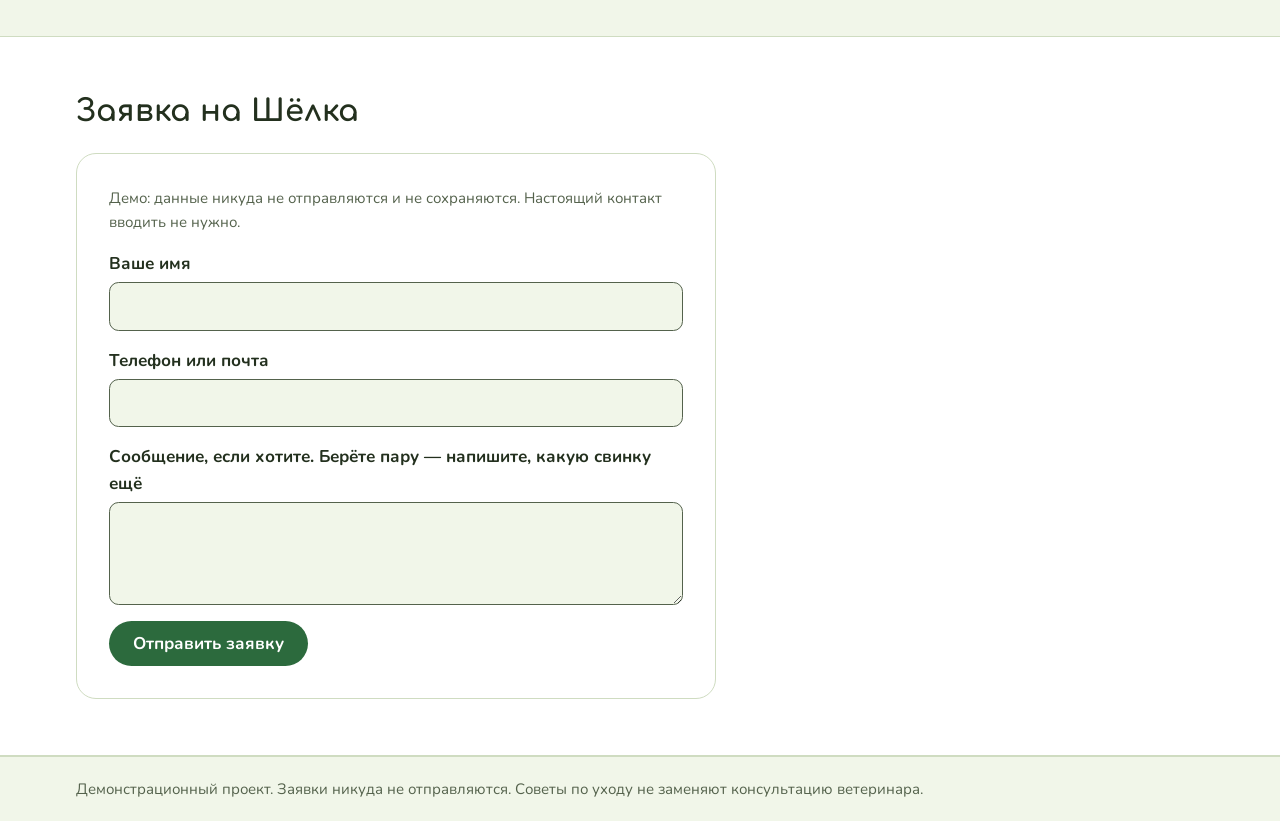
<file: pig-shyolk.html>
<!doctype html>
<html lang="ru">
<head>
<title>Шёлк, морская свинка</title>
<meta charset="utf-8">
<meta name="viewport" content="width=device-width, initial-scale=1, viewport-fit=cover">
<meta name="claude:viewport-fit-sides" content="cover">
<link rel="preconnect" href="https://fonts.googleapis.com">
<link rel="stylesheet" href="https://fonts.googleapis.com/css2?family=Comfortaa:wght@700&family=Nunito:wght@400;700&display=swap">
<link rel="stylesheet" href="styles.css">
</head>
<body>
<div class="demo-band"><div class="wrap">Демо: магазин и свинки вымышлены, настоящей покупки нет.</div></div>
<header class="site-head"><div class="wrap">
<a class="logo" href="index.html">Дом морских свинок</a>
<nav class="site-nav" aria-label="Разделы сайта"><a href="index.html#pigs" aria-current="page">Свинки</a><a href="history.html">История</a><a href="breeds.html">Породы</a></nav>
</div></header>
<main>
<section class="section"><div class="wrap split">
<div class="stack">
<p class="small back-link"><a href="index.html#pigs">Все свинки</a></p>
<h1>Шёлк</h1>
<span class="tag none">Новичку: оценки нет</span><span class="tag warn">Шерсть надо регулярно расчёсывать</span>
<p class="lead">Шёлк никуда не спешит. Спокойно сидит, пока ему разбирают шерсть.</p>
<dl class="facts">
<dt>Порода</dt><dd><a href="breeds.html#breed-shyolk">Шелти, она же силки</a></dd>
<dt>Окрас</dt><dd>Чёрно-белый</dd>
<dt>Пол</dt><dd>Самец</dd>
<dt>Возраст</dt><dd>6 месяцев</dd>
<dt>Характер</dt><dd>Неторопливый, терпит расчёсывание</dd>
</dl>
<a class="btn" href="#request">Оставить заявку</a>
</div>
<figure class="portrait"><div class="portrait-frame photo"><img src="img/pig-shyolk.webp" alt="Портрет: чёрно-белая свинка шелти" width="1200" height="896"></div><figcaption>Изображение сгенерировано</figcaption></figure>
</div></section>

<section class="section tinted"><div class="wrap">
<div class="stack prose"><h2>Что нужно этой породе</h2><ul class="stack"><li>Шерсть растёт всю жизнь, и её нужно регулярно расчёсывать.</li><li>Без ухода длинная шерсть сваливается в колтуны.</li></ul><p class="src">Источник: <a href="https://www.chewy.com/education/small-pet/guinea-pig/types-of-guinea-pigs" target="_blank" rel="noopener">Chewy: типы морских свинок</a>; <a href="https://omlet.us/guide/guinea_pigs/choosing_a_guinea_pig/guinea_pig_varieties" target="_blank" rel="noopener">Omlet: разновидности морских свинок</a>. Обращение 01.11.2026.</p></div>
<div class="stack prose"><h2>Что нужно любой свинке</h2>
<ul class="stack">
<li>Компания: свинки любят жить небольшими группами. В смешанной группе должен быть только один некастрированный самец.</li>
<li>Сено: оно стачивает зубы и поддерживает кишечник.</li>
<li>Витамин C с едой: не менее 10 мг на килограмм веса в день.</li>
<li>Готовность к 5–8 годам заботы.</li>
</ul>
<p class="src">Источник: <a href="https://www.merckvetmanual.com/all-other-pets/guinea-pigs/description-and-physical-characteristics-of-guinea-pigs" target="_blank" rel="noopener">MSD Veterinary Manual: описание морских свинок</a>; <a href="https://www.merckvetmanual.com/all-other-pets/guinea-pigs/nutritional-problems-of-guinea-pigs" target="_blank" rel="noopener">MSD Veterinary Manual: питание морских свинок</a>. Обращение 01.11.2026.</p></div>
</div></section>

<section class="section"><div class="wrap"><h2>Другие свинки: их можно взять в пару</h2><div class="others"><a href="pig-plombir.html">Пломбир, самец</a><a href="pig-vikhr.html">Вихрь, самец</a><a href="pig-plyusha.html">Плюша, самка</a><a href="pig-izyum.html">Изюм, самец</a></div></div></section>

<section class="section tinted" id="request"><div class="wrap">
<h2>Заявка на Шёлка</h2>
<form class="request" id="request-form" novalidate>
<p class="small muted">Демо: данные никуда не отправляются и не сохраняются. Настоящий контакт вводить не нужно.</p>
<div class="field"><label for="request-name">Ваше имя</label><input id="request-name" name="name" type="text" autocomplete="name" aria-describedby="request-name-error" required><p class="error" id="request-name-error" hidden></p></div>
<div class="field"><label for="request-contact">Телефон или почта</label><input id="request-contact" name="contact" type="text" autocomplete="off" aria-describedby="request-contact-error" required><p class="error" id="request-contact-error" hidden></p></div>
<div class="field"><label for="request-message">Сообщение, если хотите. Берёте пару — напишите, какую свинку ещё</label><textarea id="request-message" name="message" rows="3"></textarea></div>
<button class="btn" type="submit">Отправить заявку</button>
</form>
<div class="request" id="request-done" tabindex="-1" role="status" hidden>
<h3>Заявка на Шёлка принята</h3>
<p>Это демонстрация: данные никуда не отправлены, и никто не перезвонит. Настоящую свинку на этом сайте купить нельзя.</p>
<a href="index.html#pigs">Посмотреть других свинок</a>
</div>
</div></section>
</main>
<footer class="site-foot"><div class="wrap">Демонстрационный проект. Заявки никуда не отправляются. Советы по уходу не заменяют консультацию ветеринара.</div></footer>
<script src="form.js"></script>
</body>
</html>
</file>
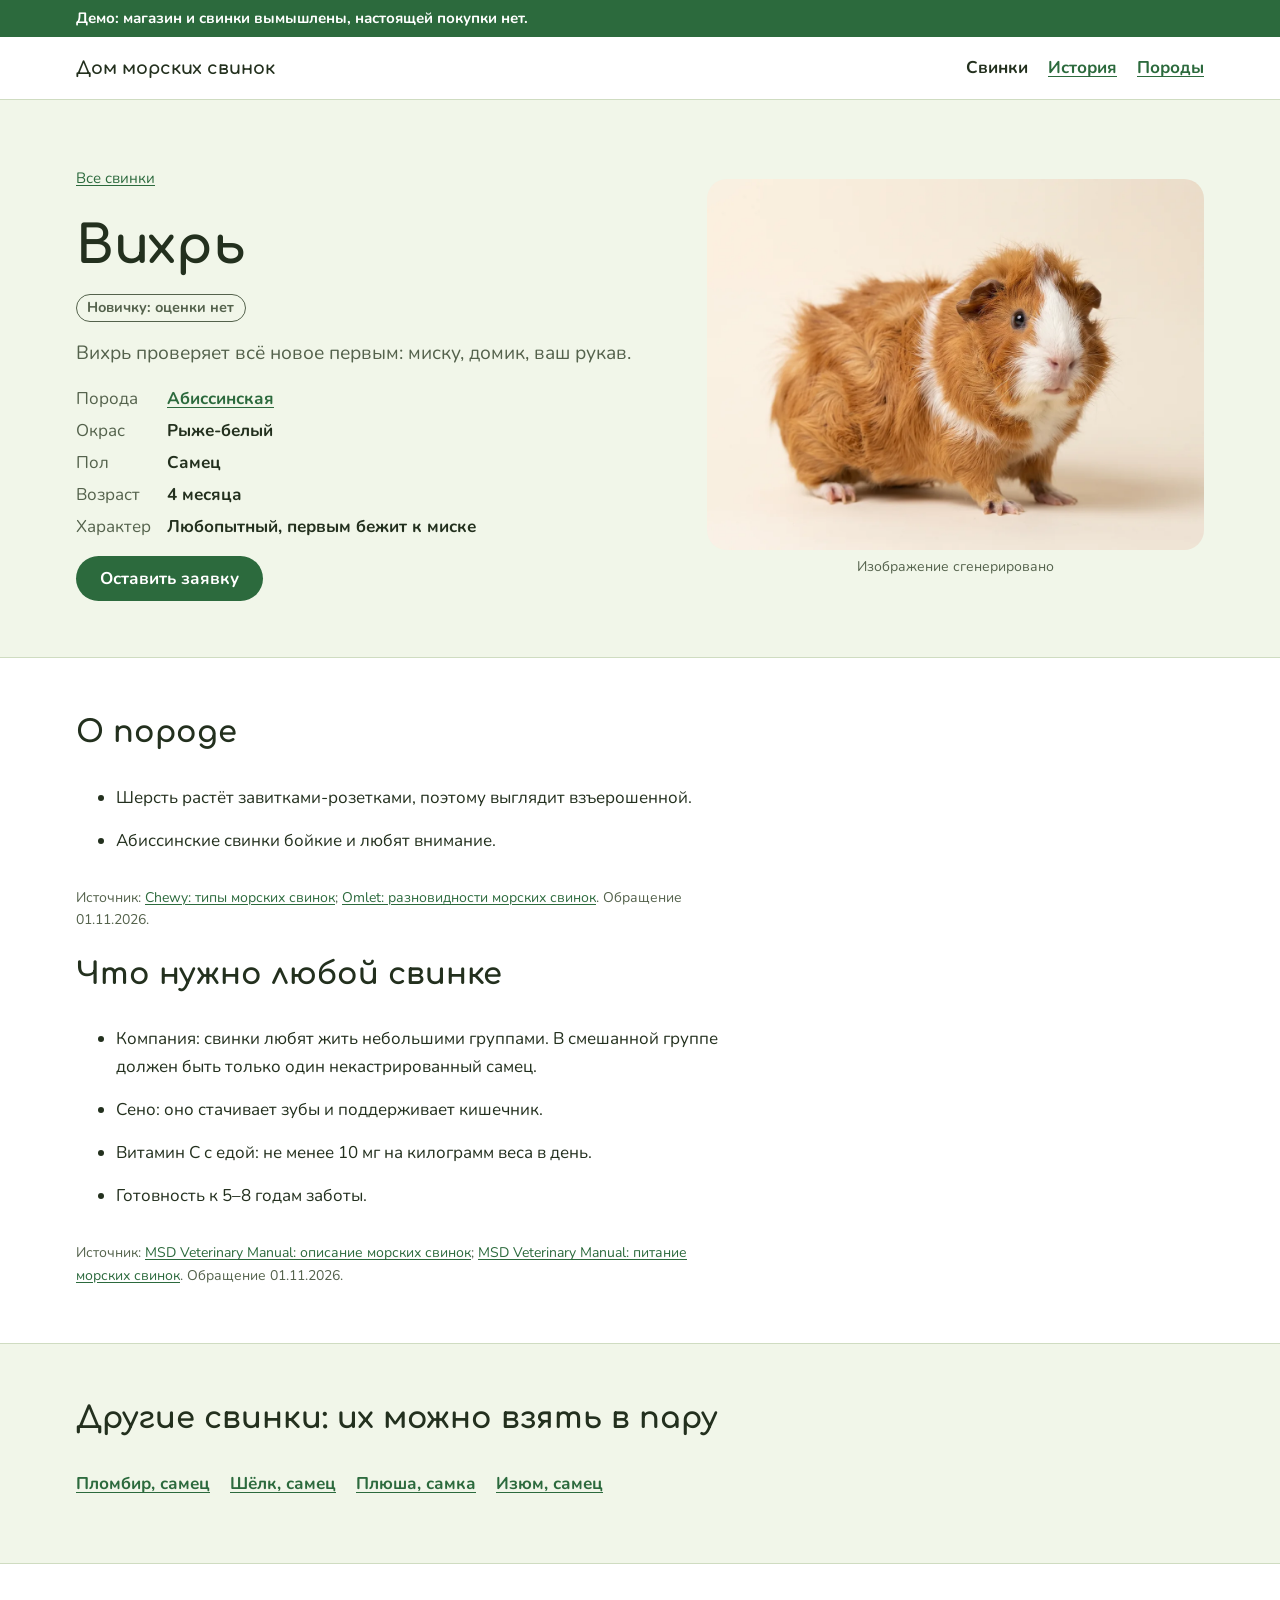
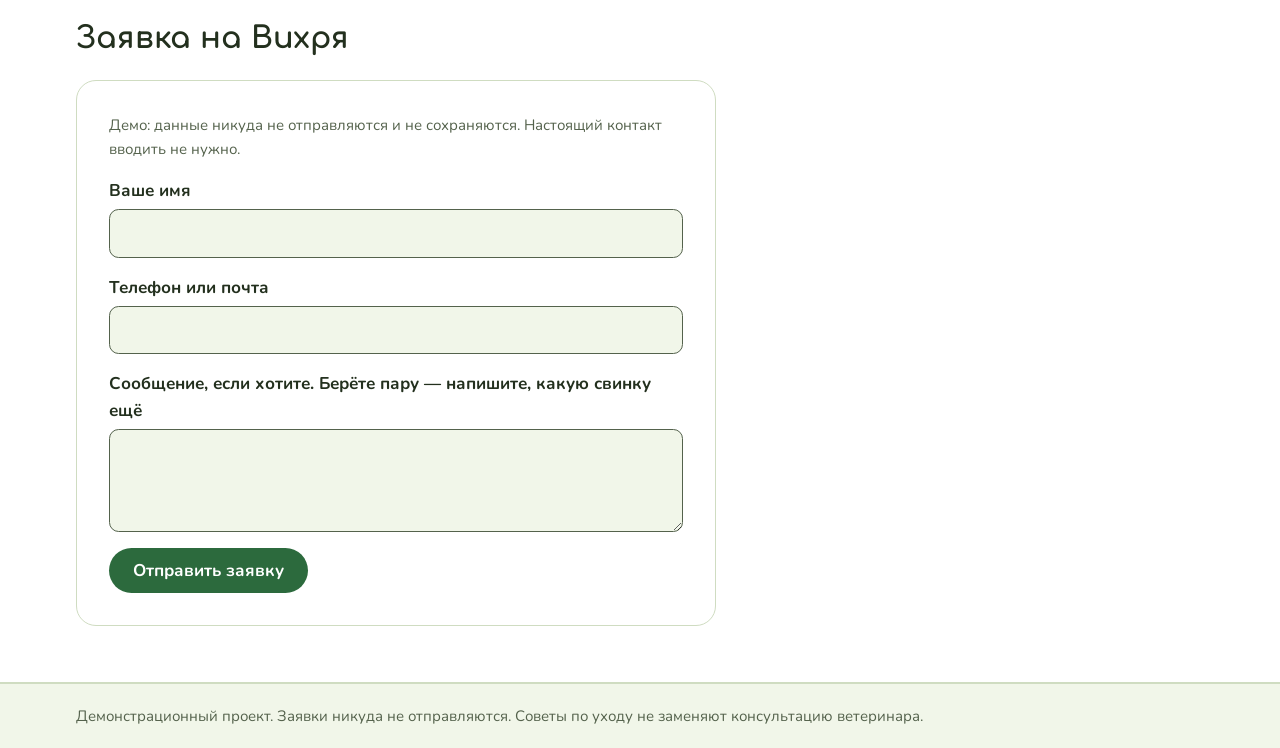
<file: pig-vikhr.html>
<!doctype html>
<html lang="ru">
<head>
<title>Вихрь, морская свинка</title>
<meta charset="utf-8">
<meta name="viewport" content="width=device-width, initial-scale=1, viewport-fit=cover">
<meta name="claude:viewport-fit-sides" content="cover">
<link rel="preconnect" href="https://fonts.googleapis.com">
<link rel="stylesheet" href="https://fonts.googleapis.com/css2?family=Comfortaa:wght@700&family=Nunito:wght@400;700&display=swap">
<link rel="stylesheet" href="styles.css">
</head>
<body>
<div class="demo-band"><div class="wrap">Демо: магазин и свинки вымышлены, настоящей покупки нет.</div></div>
<header class="site-head"><div class="wrap">
<a class="logo" href="index.html">Дом морских свинок</a>
<nav class="site-nav" aria-label="Разделы сайта"><a href="index.html#pigs" aria-current="page">Свинки</a><a href="history.html">История</a><a href="breeds.html">Породы</a></nav>
</div></header>
<main>
<section class="section"><div class="wrap split">
<div class="stack">
<p class="small back-link"><a href="index.html#pigs">Все свинки</a></p>
<h1>Вихрь</h1>
<span class="tag none">Новичку: оценки нет</span>
<p class="lead">Вихрь проверяет всё новое первым: миску, домик, ваш рукав.</p>
<dl class="facts">
<dt>Порода</dt><dd><a href="breeds.html#breed-vikhr">Абиссинская</a></dd>
<dt>Окрас</dt><dd>Рыже-белый</dd>
<dt>Пол</dt><dd>Самец</dd>
<dt>Возраст</dt><dd>4 месяца</dd>
<dt>Характер</dt><dd>Любопытный, первым бежит к миске</dd>
</dl>
<a class="btn" href="#request">Оставить заявку</a>
</div>
<figure class="portrait"><div class="portrait-frame photo"><img src="img/pig-vikhr.webp" alt="Портрет: рыже-белая абиссинская свинка" width="1200" height="896"></div><figcaption>Изображение сгенерировано</figcaption></figure>
</div></section>

<section class="section tinted"><div class="wrap">
<div class="stack prose"><h2>О породе</h2><ul class="stack"><li>Шерсть растёт завитками-розетками, поэтому выглядит взъерошенной.</li><li>Абиссинские свинки бойкие и любят внимание.</li></ul><p class="src">Источник: <a href="https://www.chewy.com/education/small-pet/guinea-pig/types-of-guinea-pigs" target="_blank" rel="noopener">Chewy: типы морских свинок</a>; <a href="https://omlet.us/guide/guinea_pigs/choosing_a_guinea_pig/guinea_pig_varieties" target="_blank" rel="noopener">Omlet: разновидности морских свинок</a>. Обращение 01.11.2026.</p></div>
<div class="stack prose"><h2>Что нужно любой свинке</h2>
<ul class="stack">
<li>Компания: свинки любят жить небольшими группами. В смешанной группе должен быть только один некастрированный самец.</li>
<li>Сено: оно стачивает зубы и поддерживает кишечник.</li>
<li>Витамин C с едой: не менее 10 мг на килограмм веса в день.</li>
<li>Готовность к 5–8 годам заботы.</li>
</ul>
<p class="src">Источник: <a href="https://www.merckvetmanual.com/all-other-pets/guinea-pigs/description-and-physical-characteristics-of-guinea-pigs" target="_blank" rel="noopener">MSD Veterinary Manual: описание морских свинок</a>; <a href="https://www.merckvetmanual.com/all-other-pets/guinea-pigs/nutritional-problems-of-guinea-pigs" target="_blank" rel="noopener">MSD Veterinary Manual: питание морских свинок</a>. Обращение 01.11.2026.</p></div>
</div></section>

<section class="section"><div class="wrap"><h2>Другие свинки: их можно взять в пару</h2><div class="others"><a href="pig-plombir.html">Пломбир, самец</a><a href="pig-shyolk.html">Шёлк, самец</a><a href="pig-plyusha.html">Плюша, самка</a><a href="pig-izyum.html">Изюм, самец</a></div></div></section>

<section class="section tinted" id="request"><div class="wrap">
<h2>Заявка на Вихря</h2>
<form class="request" id="request-form" novalidate>
<p class="small muted">Демо: данные никуда не отправляются и не сохраняются. Настоящий контакт вводить не нужно.</p>
<div class="field"><label for="request-name">Ваше имя</label><input id="request-name" name="name" type="text" autocomplete="name" aria-describedby="request-name-error" required><p class="error" id="request-name-error" hidden></p></div>
<div class="field"><label for="request-contact">Телефон или почта</label><input id="request-contact" name="contact" type="text" autocomplete="off" aria-describedby="request-contact-error" required><p class="error" id="request-contact-error" hidden></p></div>
<div class="field"><label for="request-message">Сообщение, если хотите. Берёте пару — напишите, какую свинку ещё</label><textarea id="request-message" name="message" rows="3"></textarea></div>
<button class="btn" type="submit">Отправить заявку</button>
</form>
<div class="request" id="request-done" tabindex="-1" role="status" hidden>
<h3>Заявка на Вихря принята</h3>
<p>Это демонстрация: данные никуда не отправлены, и никто не перезвонит. Настоящую свинку на этом сайте купить нельзя.</p>
<a href="index.html#pigs">Посмотреть других свинок</a>
</div>
</div></section>
</main>
<footer class="site-foot"><div class="wrap">Демонстрационный проект. Заявки никуда не отправляются. Советы по уходу не заменяют консультацию ветеринара.</div></footer>
<script src="form.js"></script>
</body>
</html>
</file>
<file: styles.css>
/* Луг и сено: клеверный зелёный, соломенные рамки портретов, морковный для предупреждений.
   Раскладка: левая колонка с текстом, справа портрет; карточки 3 + 2. */
:root {
  --bg: #f1f6e9;
  --surface: #ffffff;
  --ink: #23301e;
  --muted: #54624c;
  --line: #cfdcc1;
  --accent: #2c6a3d;
  --accent-ink: #ffffff;
  --warn: #a8440d;
  --warn-bg: #fdeadb;
  --good-bg: #e0f0dc;
  --band: #2c6a3d;
  --band-ink: #ffffff;
  --panel: #f6e7b2;
  --panel-ink: #4a3f14;
  --display: "Comfortaa", "Trebuchet MS", "Segoe UI", sans-serif;
  --body: "Nunito", "Segoe UI", Arial, sans-serif;
  padding-block: env(safe-area-inset-top, 0px) env(safe-area-inset-bottom, 0px);
}
@media (prefers-color-scheme: dark) {
  :root:not([data-theme="light"]) {
    --bg: #161c14;
    --surface: #20291d;
    --ink: #eef3e7;
    --muted: #b1bea8;
    --line: #3a4632;
    --accent: #93d4a2;
    --accent-ink: #12200f;
    --warn: #f4a874;
    --warn-bg: #3d2413;
    --good-bg: #213a26;
    --band: #213a26;
    --band-ink: #eef3e7;
    --panel: #e7d79d;
    --panel-ink: #4a3f14;
    color-scheme: dark;
  }
}
:root[data-theme="dark"] {
  --bg: #161c14;
  --surface: #20291d;
  --ink: #eef3e7;
  --muted: #b1bea8;
  --line: #3a4632;
  --accent: #93d4a2;
  --accent-ink: #12200f;
  --warn: #f4a874;
  --warn-bg: #3d2413;
  --good-bg: #213a26;
  --band: #213a26;
  --band-ink: #eef3e7;
  --panel: #e7d79d;
  --panel-ink: #4a3f14;
  color-scheme: dark;
}

*, *::before, *::after { box-sizing: border-box; }
[hidden] { display: none !important; }
img, svg { max-width: 100%; }
body {
  margin: 0;
  background: var(--bg);
  color: var(--ink);
  font: 400 1.0625rem/1.6 var(--body);
}
h1, h2, h3 { font-family: var(--display); font-weight: 700; line-height: 1.2; text-wrap: balance; margin: 0; }
h1 { font-size: clamp(2rem, 1.4rem + 2.6vw, 3.25rem); }
h2 { font-size: clamp(1.4rem, 1.2rem + 1vw, 1.9rem); }
h3 { font-size: 1.15rem; }
p { margin: 0; }
a { color: var(--accent); text-underline-offset: 0.15em; }
a:focus-visible, button:focus-visible, input:focus-visible, textarea:focus-visible {
  outline: 3px solid var(--warn);
  outline-offset: 2px;
}

.wrap {
  max-width: 1160px;
  margin-inline: auto;
  padding-left: max(16px, env(safe-area-inset-left, 0px));
  padding-right: max(16px, env(safe-area-inset-right, 0px));
}
.stack { display: grid; gap: 1rem; }
.section { padding-block: clamp(2rem, 5vw, 3.5rem); }
.section > .wrap { display: grid; gap: 1.5rem; }
.prose { max-width: 65ch; }
.lead { font-size: 1.2rem; color: var(--muted); max-width: 52ch; }
.muted { color: var(--muted); }
.small { font-size: 0.9375rem; }

/* Пометка о демо и шапка */
html { scroll-padding-top: 4.5rem; }
body::before { content: ""; position: fixed; inset: 0 0 auto; height: env(safe-area-inset-top, 0px); z-index: 10; background: var(--band); }
.demo-band { position: sticky; top: env(safe-area-inset-top, 0px); z-index: 5; background: var(--band); color: var(--band-ink); font-size: 0.9375rem; font-weight: 700; }
.demo-band .wrap { padding-block: 0.4rem; }
.site-head { background: var(--surface); border-bottom: 1px solid var(--line); }
.site-head .wrap { display: flex; flex-wrap: wrap; align-items: center; justify-content: space-between; gap: 0.25rem 1.5rem; padding-block: 0.75rem; }
.logo { font-family: var(--display); font-weight: 700; font-size: 1.1rem; color: var(--ink); text-decoration: none; }
.site-nav { display: flex; flex-wrap: wrap; gap: 0.25rem 1.25rem; }
.site-nav a { font-weight: 700; padding-block: 0.35rem; }
.site-nav a[aria-current="page"] { color: var(--ink); text-decoration: none; }

/* Первый экран и раскладка с портретом */
.split { display: grid; gap: 1.75rem; align-items: center; }
.split > * { min-width: 0; }
@media (min-width: 800px) { .split { grid-template-columns: 1.1fr 0.9fr; gap: 3rem; } }

/* Портрет: пока рисунок и подпись-заявка на фото */
.portrait { margin: 0; display: grid; gap: 0.4rem; }
.portrait-frame {
  background: var(--panel);
  border-radius: 44% 56% 48% 52% / 56% 46% 54% 44%;
  padding: 8% 10%;
  display: grid;
  place-items: center;
}
.portrait-frame svg { display: block; width: 100%; height: auto; }
.portrait figcaption { font-size: 0.875rem; color: var(--muted); text-align: center; }
.portrait-frame.photo { padding: 0; border-radius: 1.25rem; overflow: hidden; }
.portrait-frame.photo img { display: block; width: 100%; height: auto; }
.portrait-frame.hero-crop { aspect-ratio: 4 / 3; }
.portrait-frame.hero-crop img { height: 100%; object-fit: cover; object-position: 88% center; }

/* Карточки свинок: на широком экране 3 + 2 */
.pig-grid { display: grid; gap: 1.25rem; grid-template-columns: minmax(0, 1fr); }
@media (min-width: 620px) {
  .pig-grid { grid-template-columns: repeat(2, minmax(0, 1fr)); }
  .pig-grid > :first-child { grid-column: span 2; }
}
@media (min-width: 980px) {
  .pig-grid { grid-template-columns: repeat(6, minmax(0, 1fr)); }
  .pig-grid > * { grid-column: span 2; }
  .pig-grid > :first-child { grid-column: span 2; }
  .pig-grid > :nth-child(n+4) { grid-column: span 3; }
}
.pig-card {
  display: grid;
  gap: 0.6rem;
  align-content: start;
  background: var(--surface);
  border: 1px solid var(--line);
  border-radius: 1.25rem;
  padding: 1.25rem;
  color: var(--ink);
  text-decoration: none;
  transition: border-color 0.15s, transform 0.15s;
}
.pig-card:hover { border-color: var(--accent); transform: translateY(-2px); }
.pig-card .portrait-frame { width: 100%; }
.pig-card h3 { font-size: 1.4rem; }
.pig-card .go { color: var(--accent); font-weight: 700; text-decoration: underline; text-underline-offset: 0.15em; }
@media (prefers-reduced-motion: reduce) { .pig-card { transition: none; } .pig-card:hover { transform: none; } }

/* Метка, которая влияет на выбор */
.tag { display: inline-block; justify-self: start; padding: 0.1rem 0.65rem; border-radius: 1rem; font-size: 0.9rem; font-weight: 700; background: var(--good-bg); color: var(--ink); }
.tag.warn { background: var(--warn-bg); color: var(--warn); }
.tag.none { background: transparent; border: 1px solid var(--muted); color: var(--muted); }

/* Паспорт свинки */
.facts { display: grid; grid-template-columns: max-content minmax(0, 1fr); gap: 0.3rem 1rem; margin: 0; }
.facts dt { color: var(--muted); }
.facts dd { margin: 0; font-weight: 700; }

/* Три факта перед покупкой */
.know-grid { display: grid; gap: 1.5rem; }
.know-grid > * { min-width: 0; display: grid; gap: 0.35rem; align-content: start; }
@media (min-width: 760px) { .know-grid { grid-template-columns: repeat(3, minmax(0, 1fr)); } }
.know-num { font-family: var(--display); font-weight: 700; font-size: 1.6rem; color: var(--accent); }
.tinted { background: var(--surface); border-block: 1px solid var(--line); }

/* Лента истории: порядок здесь и есть содержание */
.timeline { list-style: none; margin: 0; padding: 0; display: grid; gap: 1.75rem; max-width: 70ch; }
.timeline li { display: grid; gap: 0.35rem; padding-left: 1.25rem; border-left: 3px solid var(--line); }
.timeline .when { font-family: var(--display); font-weight: 700; color: var(--accent); }
.src { font-size: 0.875rem; color: var(--muted); }

/* Породы */
.breed-grid { display: grid; gap: 1.25rem; grid-template-columns: minmax(0, 1fr); }
@media (min-width: 720px) { .breed-grid { grid-template-columns: repeat(2, minmax(0, 1fr)); } }
.breed { display: grid; grid-template-columns: minmax(0, 2fr) minmax(0, 3fr); gap: 1rem; align-items: start; }
.breed .portrait-frame:not(.photo) { padding: 10%; }
.breed-body { display: grid; gap: 0.4rem; min-width: 0; }

/* Форма заявки */
.request { background: var(--surface); border: 1px solid var(--line); border-radius: 1.25rem; padding: clamp(1.25rem, 3vw, 2rem); display: grid; gap: 1rem; max-width: 640px; }
.field { display: grid; gap: 0.3rem; }
.field label { font-weight: 700; }
.field input, .field textarea {
  width: 100%;
  font: inherit;
  color: var(--ink);
  background: var(--bg);
  border: 1px solid var(--muted);
  border-radius: 0.6rem;
  padding: 0.6rem 0.75rem;
}
.field [aria-invalid="true"] { border: 2px solid var(--warn); }
.error { color: var(--warn); font-weight: 700; font-size: 0.9375rem; }
.btn {
  justify-self: start;
  font: 700 1.0625rem var(--body);
  color: var(--accent-ink);
  background: var(--accent);
  border: 0;
  border-radius: 2rem;
  padding: 0.7rem 1.5rem;
  cursor: pointer;
  text-decoration: none;
  display: inline-block;
}
.btn:hover { filter: brightness(1.1); }

.others { display: flex; flex-wrap: wrap; gap: 0.25rem 1.25rem; font-weight: 700; }
.others a, .back-link a { display: inline-block; padding-block: 0.6rem; }

.sources { font-size: 0.9375rem; color: var(--muted); }
.sources ul { margin: 0.4rem 0 0; padding-left: 1.2rem; display: grid; gap: 0.25rem; }
.site-foot { border-top: 1px solid var(--line); font-size: 0.9375rem; color: var(--muted); }
.site-foot .wrap { padding-block: 1.25rem; }
</file>
